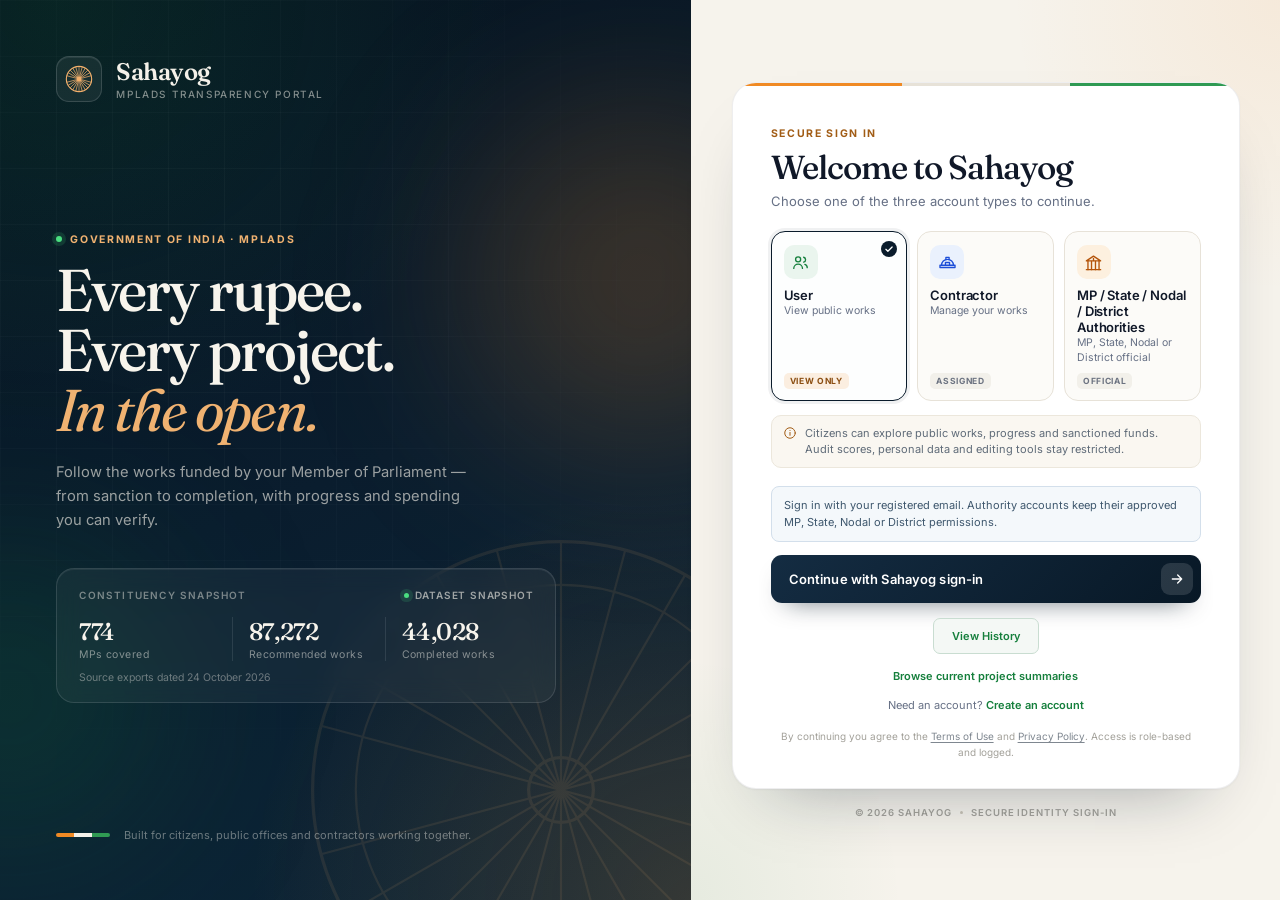
<file: web/index.html>
<!DOCTYPE html>
<html lang="en">
<head>
  <meta charset="UTF-8">
  <meta name="viewport" content="width=device-width, initial-scale=1.0">
  <meta name="description" content="Sahayog — MPLADS transparency and accountability portal. Sign in securely through the Sahayog identity provider.">
  <title>Sahayog · Sign in</title>
  <link rel="preconnect" href="https://fonts.googleapis.com">
  <link rel="preconnect" href="https://fonts.gstatic.com" crossorigin>
  <link href="https://fonts.googleapis.com/css2?family=Fraunces:ital,opsz,wght@0,9..144,400..700;1,9..144,400..700&family=Inter:wght@400;500;600;700&display=swap" rel="stylesheet">
  <link rel="stylesheet" href="assets/css/login.css">
</head>
<body class="login-page">
  <div class="shell">
    <section class="brand" aria-label="About Sahayog">
      <div class="brand-texture" aria-hidden="true"></div>
      <div class="brand-glow brand-glow--saffron" aria-hidden="true"></div>
      <div class="brand-glow brand-glow--green" aria-hidden="true"></div>

      <svg class="chakra-watermark" viewBox="0 0 200 200" aria-hidden="true">
        <circle cx="100" cy="100" r="92" fill="none" stroke="currentColor" stroke-width="1.2"/>
        <circle cx="100" cy="100" r="76" fill="none" stroke="currentColor" stroke-width="0.8"/>
        <circle cx="100" cy="100" r="12" fill="none" stroke="currentColor" stroke-width="1.2"/>
        <g stroke="currentColor" stroke-width="0.8">
          <line x1="100" y1="8" x2="100" y2="192"/>
          <line x1="100" y1="8" x2="100" y2="192" transform="rotate(15 100 100)"/>
          <line x1="100" y1="8" x2="100" y2="192" transform="rotate(30 100 100)"/>
          <line x1="100" y1="8" x2="100" y2="192" transform="rotate(45 100 100)"/>
          <line x1="100" y1="8" x2="100" y2="192" transform="rotate(60 100 100)"/>
          <line x1="100" y1="8" x2="100" y2="192" transform="rotate(75 100 100)"/>
          <line x1="100" y1="8" x2="100" y2="192" transform="rotate(105 100 100)"/>
          <line x1="100" y1="8" x2="100" y2="192" transform="rotate(120 100 100)"/>
          <line x1="100" y1="8" x2="100" y2="192" transform="rotate(135 100 100)"/>
          <line x1="100" y1="8" x2="100" y2="192" transform="rotate(150 100 100)"/>
          <line x1="100" y1="8" x2="100" y2="192" transform="rotate(165 100 100)"/>
        </g>
      </svg>

      <header class="brand-head">
        <span class="logo-mark" aria-hidden="true">
          <svg viewBox="0 0 64 64">
            <circle cx="32" cy="32" r="27" fill="none" stroke="currentColor" stroke-width="2.4"/>
            <circle cx="32" cy="32" r="5" fill="currentColor"/>
            <g stroke="currentColor" stroke-width="1.4">
              <line x1="32" y1="5" x2="32" y2="59"/>
              <line x1="32" y1="5" x2="32" y2="59" transform="rotate(15 32 32)"/>
              <line x1="32" y1="5" x2="32" y2="59" transform="rotate(30 32 32)"/>
              <line x1="32" y1="5" x2="32" y2="59" transform="rotate(45 32 32)"/>
              <line x1="32" y1="5" x2="32" y2="59" transform="rotate(60 32 32)"/>
              <line x1="32" y1="5" x2="32" y2="59" transform="rotate(75 32 32)"/>
              <line x1="32" y1="5" x2="32" y2="59" transform="rotate(105 32 32)"/>
              <line x1="32" y1="5" x2="32" y2="59" transform="rotate(120 32 32)"/>
              <line x1="32" y1="5" x2="32" y2="59" transform="rotate(135 32 32)"/>
              <line x1="32" y1="5" x2="32" y2="59" transform="rotate(150 32 32)"/>
              <line x1="32" y1="5" x2="32" y2="59" transform="rotate(165 32 32)"/>
            </g>
          </svg>
        </span>
        <span class="wordmark">
          <span class="wordmark-name">Sahayog</span>
          <span class="wordmark-sub">MPLADS Transparency Portal</span>
        </span>
      </header>

      <div class="brand-body">
        <p class="eyebrow eyebrow--light"><span class="live-dot"></span>Government of India · MPLADS</p>
        <h1>Every rupee.<br>Every project.<br><span class="accent">In the open.</span></h1>
        <p class="lede">Follow the works funded by your Member of Parliament — from sanction to completion, with progress and spending you can verify.</p>

        <div class="snapshot">
          <div class="snapshot-head">
            <span>Constituency snapshot</span>
            <span class="live"><span class="live-dot"></span>Dataset snapshot</span>
          </div>
          <div class="snapshot-grid">
            <div>
              <strong>774</strong>
              <span>MPs covered</span>
            </div>
            <div>
              <strong>87,272</strong>
              <span>Recommended works</span>
            </div>
            <div>
              <strong>44,028</strong>
              <span>Completed works</span>
            </div>
          </div>
          <p class="snapshot-note">Source exports dated 24 October 2026</p>
        </div>
      </div>

      <footer class="brand-foot">
        <div class="tricolor" aria-hidden="true"><i></i><i></i><i></i></div>
        <p>Built for citizens, public offices and contractors working together.</p>
      </footer>
    </section>

    <main class="auth">
      <div class="auth-inner">
        <div class="mobile-brand">
          <span class="logo-mark logo-mark--dark" aria-hidden="true">
            <svg viewBox="0 0 64 64">
              <circle cx="32" cy="32" r="27" fill="none" stroke="currentColor" stroke-width="2.4"/>
              <circle cx="32" cy="32" r="5" fill="currentColor"/>
              <g stroke="currentColor" stroke-width="1.4">
                <line x1="32" y1="5" x2="32" y2="59"/>
                <line x1="32" y1="5" x2="32" y2="59" transform="rotate(30 32 32)"/>
                <line x1="32" y1="5" x2="32" y2="59" transform="rotate(60 32 32)"/>
                <line x1="32" y1="5" x2="32" y2="59" transform="rotate(90 32 32)"/>
                <line x1="32" y1="5" x2="32" y2="59" transform="rotate(120 32 32)"/>
                <line x1="32" y1="5" x2="32" y2="59" transform="rotate(150 32 32)"/>
              </g>
            </svg>
          </span>
          <span class="wordmark">
            <span class="wordmark-name">Sahayog</span>
            <span class="wordmark-sub">MPLADS Transparency Portal</span>
          </span>
        </div>

        <section class="auth-card" id="authCard" aria-labelledby="signInTitle">
          <header class="auth-head">
            <p class="eyebrow">Secure sign in</p>
            <h2 id="signInTitle">Welcome to Sahayog</h2>
            <p>Choose one of the three account types to continue.</p>
          </header>

          <div class="roles" role="radiogroup" aria-label="Select account type">
            <button type="button" class="role is-selected" data-role="citizen" role="radio" aria-checked="true">
              <span class="role-icon role-icon--citizen" aria-hidden="true">
                <svg viewBox="0 0 24 24" fill="none" stroke="currentColor" stroke-width="1.7" stroke-linecap="round" stroke-linejoin="round">
                  <circle cx="9" cy="8" r="3.2"/>
                  <path d="M3.5 19.5c0-3 2.5-5.5 5.5-5.5s5.5 2.5 5.5 5.5"/>
                  <path d="M16 5.4a3.2 3.2 0 0 1 0 6.2"/>
                  <path d="M17.5 14.3c1.8.5 3 2.2 3 4.2"/>
                </svg>
              </span>
              <span class="role-text">
                <span class="role-name">User</span>
                <span class="role-desc">View public works</span>
              </span>
              <span class="role-chip">View only</span>
              <span class="role-check" aria-hidden="true">
                <svg viewBox="0 0 16 16" fill="none" stroke="currentColor" stroke-width="2" stroke-linecap="round" stroke-linejoin="round"><path d="M3 8.5 6.2 11.7 13 4.8"/></svg>
              </span>
            </button>

            <button type="button" class="role" data-role="contractor" role="radio" aria-checked="false">
              <span class="role-icon role-icon--contractor" aria-hidden="true">
                <svg viewBox="0 0 24 24" fill="none" stroke="currentColor" stroke-width="1.7" stroke-linecap="round" stroke-linejoin="round">
                  <path d="M4.5 15.5a7.5 7.5 0 0 1 15 0"/>
                  <path d="M2.5 15.5h19v2.8h-19z"/>
                  <path d="M10 8.2V5.5h4v2.7"/>
                  <path d="M9.4 15.5V12h5.2v3.5"/>
                </svg>
              </span>
              <span class="role-text">
                <span class="role-name">Contractor</span>
                <span class="role-desc">Manage your works</span>
              </span>
              <span class="role-chip">Assigned</span>
              <span class="role-check" aria-hidden="true">
                <svg viewBox="0 0 16 16" fill="none" stroke="currentColor" stroke-width="2" stroke-linecap="round" stroke-linejoin="round"><path d="M3 8.5 6.2 11.7 13 4.8"/></svg>
              </span>
            </button>

            <button type="button" class="role" data-role="authority" role="radio" aria-checked="false">
              <span class="role-icon role-icon--mp" aria-hidden="true">
                <svg viewBox="0 0 24 24" fill="none" stroke="currentColor" stroke-width="1.7" stroke-linecap="round" stroke-linejoin="round">
                  <path d="M3 21h18"/>
                  <path d="M5 21V10.5M9.5 21V10.5M14.5 21V10.5M19 21V10.5"/>
                  <path d="M3 10 12 4l9 6H3Z"/>
                  <path d="M12 7v2.5"/>
                </svg>
              </span>
              <span class="role-text">
                <span class="role-name">MP / State / Nodal / District Authorities</span>
                <span class="role-desc">MP, State, Nodal or District official</span>
              </span>
              <span class="role-chip">Official</span>
              <span class="role-check" aria-hidden="true">
                <svg viewBox="0 0 16 16" fill="none" stroke="currentColor" stroke-width="2" stroke-linecap="round" stroke-linejoin="round"><path d="M3 8.5 6.2 11.7 13 4.8"/></svg>
              </span>
            </button>

          </div>

          <p class="access-note" id="accessNote">
            <svg viewBox="0 0 24 24" fill="none" stroke="currentColor" stroke-width="1.7" stroke-linecap="round" stroke-linejoin="round" aria-hidden="true">
              <circle cx="12" cy="12" r="9"/>
              <path d="M12 11v5M12 7.6v.1"/>
            </svg>
            <span id="accessText"></span>
          </p>

          <div class="oauth-help" id="authMessage" role="status">
            Sign in with your registered email. Authority accounts keep their approved MP, State, Nodal or District permissions.
          </div>
          <button class="submit" type="button" id="oauthLoginBtn">
            <span class="submit-label" id="submitLabel">Continue with Sahayog sign-in</span>
            <span class="submit-trail" aria-hidden="true">
              <svg class="submit-arrow" viewBox="0 0 24 24" fill="none" stroke="currentColor" stroke-width="2" stroke-linecap="round" stroke-linejoin="round"><path d="M5 12h14M13 6l6 6-6 6"/></svg>
            </span>
          </button>
          <p class="register-prompt"><a class="history-link" href="/view-history">View History</a></p>
          <p class="register-prompt"><a href="/public/projects">Browse current project summaries</a></p>
          <p class="register-prompt">Need an account? <a href="/register">Create an account</a></p>

          <p class="legal">By continuing you agree to the <a href="#" class="demo-link">Terms of Use</a> and <a href="#" class="demo-link">Privacy Policy</a>. Access is role-based and logged.</p>
        </section>

        <footer class="auth-foot">
          <span>© 2026 Sahayog</span>
          <span class="dot-sep" aria-hidden="true"></span>
          <span>Secure identity sign-in</span>
        </footer>
      </div>
    </main>
  </div>

  <script src="assets/js/auth.js"></script>
  <script src="assets/js/login.js"></script>
</body>
</html>
</file>
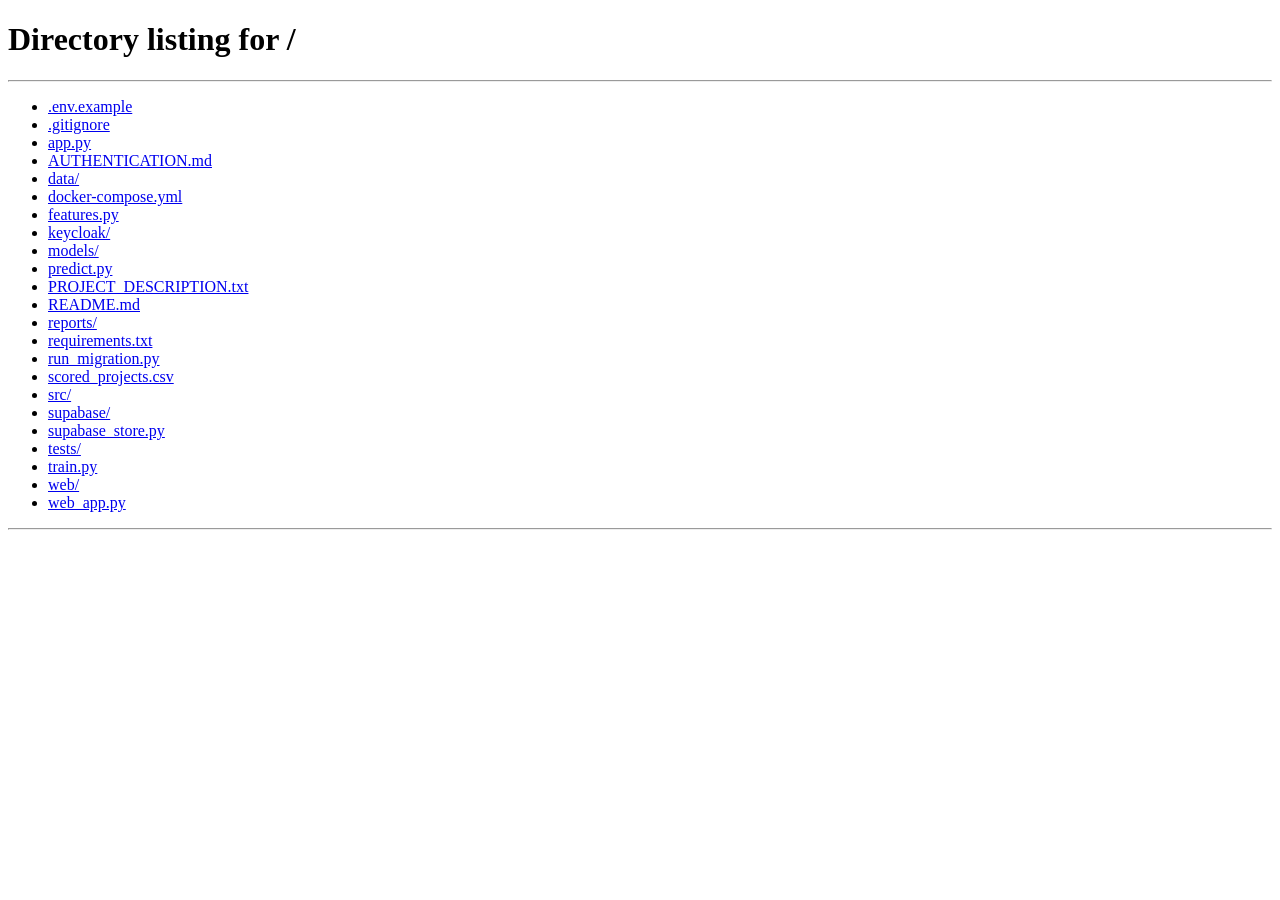
<file: web/dashboard.html>
<!DOCTYPE html>
<html lang="en">
<head>
  <meta charset="UTF-8">
  <meta name="viewport" content="width=device-width, initial-scale=1.0">
  <meta name="description" content="Sahayog — role-based MPLADS workspace for citizens, MP offices and contractors.">
  <title>Sahayog · Workspace</title>
  <link rel="preconnect" href="https://fonts.googleapis.com">
  <link rel="preconnect" href="https://fonts.gstatic.com" crossorigin>
  <link href="https://fonts.googleapis.com/css2?family=Fraunces:ital,opsz,wght@0,9..144,400..600;1,9..144,400..600&family=Inter:wght@400;500;600;700&display=swap" rel="stylesheet">
  <link rel="stylesheet" href="assets/css/dashboard.css">
</head>
<body class="dashboard-page">
  <div class="app" id="app">
    <aside class="sidebar" id="sidebar" aria-label="Primary navigation">
      <a class="side-brand" href="dashboard.html">
        <span class="side-logo" aria-hidden="true">
          <svg viewBox="0 0 64 64">
            <circle cx="32" cy="32" r="27" fill="none" stroke="currentColor" stroke-width="2.4"/>
            <circle cx="32" cy="32" r="5" fill="currentColor"/>
            <g stroke="currentColor" stroke-width="1.4">
              <line x1="32" y1="5" x2="32" y2="59"/>
              <line x1="32" y1="5" x2="32" y2="59" transform="rotate(30 32 32)"/>
              <line x1="32" y1="5" x2="32" y2="59" transform="rotate(60 32 32)"/>
              <line x1="32" y1="5" x2="32" y2="59" transform="rotate(90 32 32)"/>
              <line x1="32" y1="5" x2="32" y2="59" transform="rotate(120 32 32)"/>
              <line x1="32" y1="5" x2="32" y2="59" transform="rotate(150 32 32)"/>
            </g>
          </svg>
        </span>
        <span class="side-wordmark">
          <span class="side-name">Sahayog</span>
          <span class="side-sub">MPLADS Portal</span>
        </span>
      </a>

      <div class="side-session">
        <span class="side-session-label">Signed in as</span>
        <div class="side-session-card">
          <span class="avatar" id="sideAvatar">A</span>
          <span class="side-session-text">
            <strong id="sideName">—</strong>
            <span id="sideRole">—</span>
          </span>
        </div>
      </div>

      <nav class="side-nav" id="sideNav" aria-label="Workspace sections"></nav>

      <div class="access-card" id="accessCard">
        <span class="access-title">
          <svg viewBox="0 0 24 24" fill="none" stroke="currentColor" stroke-width="1.8" stroke-linecap="round" stroke-linejoin="round" aria-hidden="true">
            <rect x="4" y="10.5" width="16" height="9.5" rx="2"/>
            <path d="M8 10.5V7.8a4 4 0 0 1 8 0v2.7"/>
          </svg>
          Your access
        </span>
        <p id="accessCopy">—</p>
      </div>

      <div class="side-foot">
        <span class="side-foot-note" id="sideFootNote">Prototype build · demo data</span>
        <button class="logout" id="logoutBtn" type="button">
          <svg viewBox="0 0 24 24" fill="none" stroke="currentColor" stroke-width="1.8" stroke-linecap="round" stroke-linejoin="round" aria-hidden="true">
            <path d="M14 8V6a2 2 0 0 0-2-2H6a2 2 0 0 0-2 2v12a2 2 0 0 0 2 2h6a2 2 0 0 0 2-2v-2"/>
            <path d="M10 12h10M17 9l3 3-3 3"/>
          </svg>
          Log out
        </button>
      </div>
    </aside>

    <div class="scrim" id="scrim" aria-hidden="true"></div>

    <div class="main">
      <header class="topbar">
        <button class="menu-btn" id="menuBtn" type="button" aria-label="Open navigation">
          <svg viewBox="0 0 24 24" fill="none" stroke="currentColor" stroke-width="2" stroke-linecap="round" aria-hidden="true">
            <path d="M4 7h16M4 12h16M4 17h16"/>
          </svg>
        </button>
        <div class="topbar-title">
          <span class="crumb">MPLADS Workspace</span>
          <h1 id="viewTitle">Overview</h1>
        </div>
        <div class="topbar-right">
          <span class="role-pill" id="rolePill">
            <span class="role-pill-dot" aria-hidden="true"></span>
            <span id="rolePillText">—</span>
          </span>
          <span class="topbar-date" id="topDate">—</span>
        </div>
      </header>

      <main class="view" id="view" tabindex="-1"></main>
    </div>
  </div>

  <div class="modal-root" id="modalRoot" hidden>
    <div class="modal-backdrop" data-action="close-modal"></div>
    <div class="modal" role="dialog" aria-modal="true" aria-labelledby="modalTitle" id="modal">
      <header class="modal-head">
        <div>
          <span class="modal-eyebrow" id="modalEyebrow"></span>
          <h2 id="modalTitle"></h2>
        </div>
        <button class="icon-btn" type="button" data-action="close-modal" aria-label="Close dialog">
          <svg viewBox="0 0 24 24" fill="none" stroke="currentColor" stroke-width="2" stroke-linecap="round" aria-hidden="true">
            <path d="M6 6l12 12M18 6 6 18"/>
          </svg>
        </button>
      </header>
      <div class="modal-body" id="modalBody"></div>
      <footer class="modal-foot" id="modalFoot"></footer>
    </div>
  </div>

  <div class="toast" id="toast" role="status" aria-live="polite" hidden>
    <svg class="toast-icon" viewBox="0 0 24 24" fill="none" stroke="currentColor" stroke-width="2" stroke-linecap="round" stroke-linejoin="round" aria-hidden="true">
      <path d="M20 6 9 17l-5-5"/>
    </svg>
    <span id="toastText"></span>
  </div>

  <script src="assets/js/auth.js"></script>
  <script src="assets/js/demo-data.js"></script>
  <script src="assets/js/dashboard.js"></script>
</body>
</html>
</file>
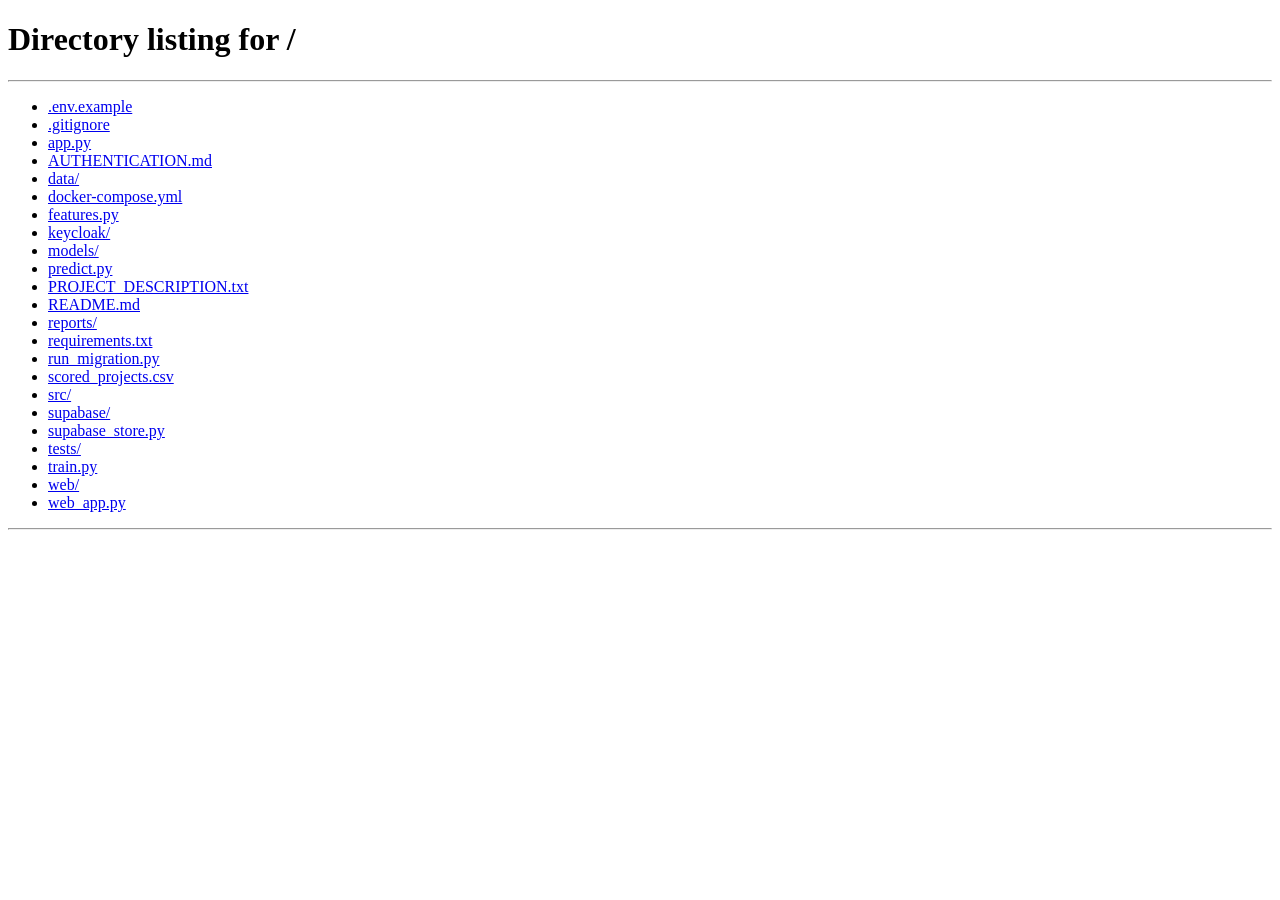
<file: web/past-works.html>
<!DOCTYPE html>
<html lang="en">
<head>
  <meta charset="UTF-8">
  <meta name="viewport" content="width=device-width, initial-scale=1.0">
  <meta name="description" content="Search historical MPLADS works within your authorized area.">
  <title>Sahayog · Past works</title>
  <link rel="preconnect" href="https://fonts.googleapis.com">
  <link rel="preconnect" href="https://fonts.gstatic.com" crossorigin>
  <link href="https://fonts.googleapis.com/css2?family=Fraunces:ital,opsz,wght@0,9..144,400..700;1,9..144,400..700&family=Inter:wght@400;500;600;700&display=swap" rel="stylesheet">
  <link rel="stylesheet" href="assets/css/portal.css">
  <link rel="stylesheet" href="assets/css/past-works.css">
</head>
<body>
  <div class="portal">
    <aside class="sidebar">
      <a class="brand" href="/projects" aria-label="Sahayog project workspace">
        <span class="brand-mark" aria-hidden="true">S</span>
        <span class="brand-copy"><strong>Sahayog</strong><small>MPLADS project reporting</small></span>
      </a>
      <p class="nav-label">WORKSPACE</p>
      <nav class="menu" aria-label="Project workspace">
        <a class="menu-link" href="/projects"><span>▤</span> Project reporting</a>
        <a class="menu-link" href="/dashboard.html"><span>◫</span> Data dashboard</a>
        <a class="menu-link is-active" href="/past-works"><span>◷</span> Past works</a>
      </nav>
      <div class="sidebar-bottom">
        <div class="data-status"><span class="status-dot"></span><span>Signed in as<strong id="sidebarRole"></strong></span></div>
        <button class="sign-out" id="logoutBtn" type="button">Sign out</button>
      </div>
    </aside>
    <main class="main">
      <header class="topbar">
        <div class="breadcrumbs"><span>Sahayog</span><span>/</span><strong>Past works</strong></div>
        <div class="user-badge"><span class="avatar" id="userAvatar">S</span><span><strong id="userName"></strong><small id="userRole"></small></span></div>
      </header>
      <div class="content past-works-content">
        <section class="page-heading">
          <div>
            <p class="eyebrow">HISTORICAL MPLADS DATA</p>
            <h1>Past works</h1>
            <p class="subheading">Browse completed and recommended works available within your authority scope.</p>
          </div>
        </section>
        <section class="panel past-works-panel">
          <div class="history-filters">
            <label>Work status
              <select id="typeFilter">
                <option value="all">All works</option>
                <option value="completed">Completed</option>
                <option value="recommended">Recommended</option>
              </select>
            </label>
            <label>State
              <select id="stateFilter"><option value="">All in my scope</option></select>
            </label>
            <label class="history-search">Search
              <input id="searchFilter" type="search" maxlength="120" placeholder="Work, ID, MP, constituency or authority">
            </label>
          </div>
          <p class="location-notice">The source exports do not contain verified work-site coordinates or contractor contact details. Map links search Google Maps using the recorded work description and place names; the result is approximate, not a verified site pin. “Implementing authority” is the source dataset's IDA field.</p>
          <div class="history-summary" id="historySummary" role="status">Loading historical works…</div>
          <div class="table-scroll">
            <table>
              <thead><tr><th>Work</th><th>Type</th><th>Amount</th><th>MP / constituency</th><th>Place</th><th>Date</th><th>Map</th></tr></thead>
              <tbody id="worksBody"><tr><td colspan="7">Loading…</td></tr></tbody>
            </table>
          </div>
          <div class="history-pagination">
            <button class="secondary-button" type="button" id="previousPage">Previous</button>
            <span id="pageLabel">Page 1 of 1</span>
            <button class="secondary-button" type="button" id="nextPage">Next</button>
          </div>
        </section>
      </div>
    </main>
  </div>
  <dialog id="mapDialog" class="map-dialog">
    <div class="map-dialog-heading"><strong id="mapTitle">Map search</strong><button class="secondary-button" id="closeMap" type="button">Close</button></div>
    <p>Search results may not identify the exact contract site because the source data has no verified coordinates.</p>
    <iframe id="mapFrame" title="Approximate Google Maps search" loading="lazy" referrerpolicy="no-referrer-when-downgrade"></iframe>
    <a id="openGoogleMaps" target="_blank" rel="noopener noreferrer">Open search in Google Maps</a>
  </dialog>
  <script src="assets/js/auth.js"></script>
  <script src="assets/js/past-works.js"></script>
</body>
</html>
</file>
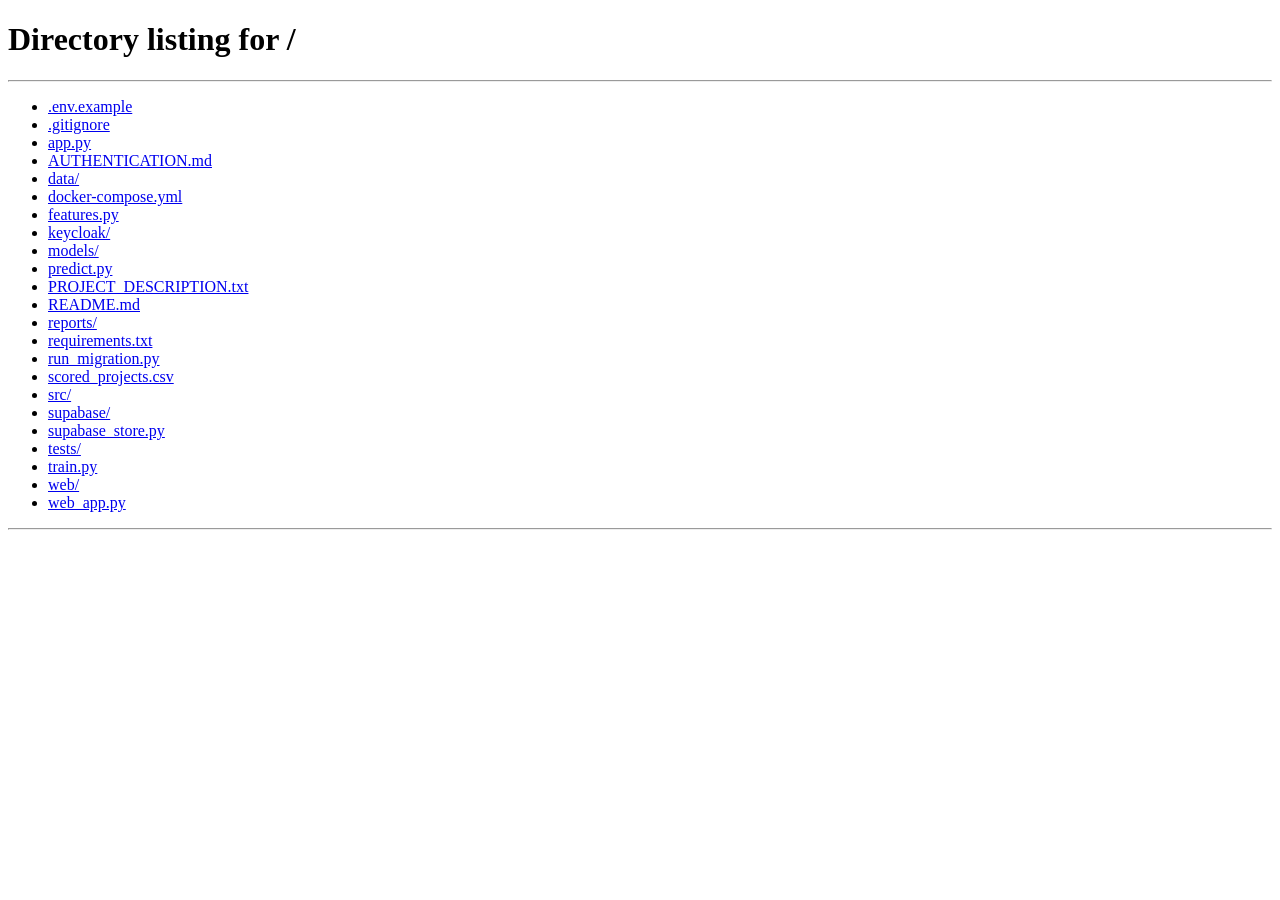
<file: web/projects.html>
<!DOCTYPE html>
<html lang="en">
<head>
  <meta charset="UTF-8">
  <meta name="viewport" content="width=device-width, initial-scale=1.0">
  <meta name="csrf-token" content="">
  <meta name="description" content="Assigned MPLADS projects and dated contractor progress reports.">
  <title>Sahayog · Project reporting</title>
  <link rel="preconnect" href="https://fonts.googleapis.com">
  <link rel="preconnect" href="https://fonts.gstatic.com" crossorigin>
  <link href="https://fonts.googleapis.com/css2?family=Fraunces:ital,opsz,wght@0,9..144,400..700;1,9..144,400..700&family=Inter:wght@400;500;600;700&display=swap" rel="stylesheet">
  <link rel="stylesheet" href="assets/css/portal.css">
  <link rel="stylesheet" href="assets/css/project-workflow.css">
</head>
<body>
  <div class="portal">
    <aside class="sidebar">
      <a class="brand" href="/projects" aria-label="Sahayog project workspace">
        <span class="brand-mark" aria-hidden="true">S</span>
        <span class="brand-copy"><strong>Sahayog</strong><small>MPLADS project reporting</small></span>
      </a>
      <p class="nav-label">WORKSPACE</p>
      <nav class="menu" aria-label="Project workspace">
        <a class="menu-link is-active" href="/projects"><span>▤</span> Project reporting</a>
        <a class="menu-link" href="/dashboard.html" id="dashboardLink"><span>◫</span> Data dashboard</a>
        <a class="menu-link" href="/past-works" id="pastWorksLink" hidden><span>◷</span> Past works</a>
      </nav>
      <div class="sidebar-bottom">
        <div class="data-status"><span class="status-dot"></span><span>Signed in as<strong id="sidebarRole"></strong></span></div>
        <button class="sign-out" id="logoutBtn" type="button">Sign out</button>
      </div>
    </aside>

    <main class="main">
      <header class="topbar">
        <div class="breadcrumbs"><span>Sahayog</span><span>/</span><strong>Project reporting</strong></div>
        <div class="user-badge"><span class="avatar" id="userAvatar">S</span><span><strong id="userName"></strong><small id="userRole"></small></span></div>
      </header>
      <div class="content">
        <section class="page-heading">
          <div>
            <p class="eyebrow">PROJECT DELIVERY · FIELD UPDATES</p>
            <h1 id="pageTitle">Project reporting</h1>
            <p class="subheading" id="pageDescription">See project schedules and verified assignment details.</p>
          </div>
        </section>

        <section class="panel assignment-panel" id="assignmentPanel" hidden>
          <div class="panel-heading">
            <div><h2>Assign a project</h2><p>Only approved contractors can access projects assigned to their Keycloak email.</p></div>
          </div>
          <form id="assignmentForm" class="workflow-form">
            <label>Project title<input name="title" maxlength="180" required></label>
            <label>Sanctioned amount (₹)<input name="sanctioned_amount" type="number" min="0.01" step="0.01" required></label>
            <label>Start date<input name="start_date" type="date" required></label>
            <label>End date<input name="end_date" type="date" required></label>
            <label>MP name<input name="mp_name" maxlength="160" required></label>
            <label>Constituency<input name="constituency" maxlength="160" required></label>
            <label>State<input name="state" maxlength="100" required></label>
            <label>District<input name="district" maxlength="100" required></label>
            <label class="wide-field">Project location<input name="location" maxlength="300" placeholder="Village, ward, facility or site" required></label>
            <label>Contractor account email<input name="contractor_email" type="email" maxlength="254" required></label>
            <label>Contractor / firm name<input name="contractor_name" maxlength="160"></label>
            <label class="wide-field">Scope / description<textarea name="description" rows="3" maxlength="2000"></textarea></label>
            <button class="primary-button" type="submit">Assign project</button>
            <p class="form-message wide-field" id="assignmentMessage" role="status"></p>
          </form>
        </section>

        <div class="workspace-grid">
          <section class="project-list-column">
            <div class="section-title"><div><h2 id="projectListTitle">Projects</h2><p id="projectCount">Loading assignments…</p></div></div>
            <div class="project-list" id="projectList" aria-live="polite"></div>
            <p class="form-message" id="loadMessage" role="status"></p>
          </section>

          <section class="panel project-detail" id="projectDetail" hidden>
            <div id="projectSummary"></div>
            <div class="schedule-box">
              <div><span class="detail-label">Assigned schedule</span><strong id="scheduleText"></strong></div>
              <div><span class="detail-label">Latest reported progress</span><strong id="latestProgress"></strong></div>
            </div>
            <section class="span-calendar">
              <div class="panel-heading">
                <div>
                  <h2>Assigned time span</h2>
                  <p id="calendarSummary">Loading schedule…</p>
                </div>
              </div>
              <div class="cal-bar">
                <button class="cal-nav" type="button" id="calPrev" aria-label="Previous month">
                  <svg viewBox="0 0 24 24" fill="none" stroke="currentColor" stroke-width="2" stroke-linecap="round" aria-hidden="true"><path d="m14.5 5.5-7 6.5 7 6.5"/></svg>
                </button>
                <strong id="calMonthLabel">—</strong>
                <button class="cal-nav" type="button" id="calNext" aria-label="Next month">
                  <svg viewBox="0 0 24 24" fill="none" stroke="currentColor" stroke-width="2" stroke-linecap="round" aria-hidden="true"><path d="m9.5 5.5 7 6.5-7 6.5"/></svg>
                </button>
              </div>
              <div class="cal-dow" aria-hidden="true">
                <span>Mon</span><span>Tue</span><span>Wed</span><span>Thu</span><span>Fri</span><span>Sat</span><span>Sun</span>
              </div>
              <div class="cal-grid" id="calGrid"></div>
              <ul class="cal-legend">
                <li><span class="legend-key legend-key--span" aria-hidden="true"></span>Within assigned span</li>
                <li><span class="legend-key legend-key--report" aria-hidden="true"></span>Update submitted</li>
                <li><span class="legend-key legend-key--open" aria-hidden="true"></span>Open to report</li>
                <li><span class="legend-key legend-key--today" aria-hidden="true"></span>Today</li>
              </ul>
            </section>
            <div class="report-section" id="reportSection" hidden>
              <div class="panel-heading"><div><h2>Submit a dated progress update</h2><p>One cumulative progress report per project per day. Required for every update: materials, time, site coordinates and a photo.</p></div></div>
              <form id="reportForm" class="workflow-form" enctype="multipart/form-data">
                <label>Report date<input name="report_date" id="reportDate" type="date" required></label>
                <label>Overall completion<input name="completion_percent" type="number" min="0" max="100" step="0.1" placeholder="e.g. 35" required><small>Enter cumulative project completion (%).</small></label>
                <label>Time worked today (hours)<input name="hours_worked" type="number" min="0" max="24" step="0.25" required></label>
                <input name="latitude" type="hidden">
                <input name="longitude" type="hidden">
                <label class="wide-field">Raw materials used<textarea name="materials" rows="3" maxlength="4000" placeholder="List material, quantity and unit (e.g. Cement — 20 bags)" required></textarea></label>
                <label class="wide-field">Work completed / notes<textarea name="notes" rows="3" maxlength="2000" placeholder="Describe work completed today"></textarea></label>
                <div class="location-capture wide-field">
                  <div><strong>Site location</strong><p id="locationStatus">Capture your current site coordinates before submitting.</p></div>
                  <button type="button" class="secondary-button" id="captureLocation">Capture site location</button>
                </div>
                <label class="wide-field">Site photos with captured location<input name="photos" type="file" accept="image/jpeg,image/png" multiple required><small>Upload 1–4 JPEG/PNG images, up to 5 MB each. Browser coordinates are saved with this report, not embedded in the image file.</small></label>
                <button class="primary-button" id="submitReport" type="submit">Submit progress report</button>
                <p class="form-message wide-field" id="reportMessage" role="status"></p>
              </form>
            </div>
            <div class="report-section">
              <div class="panel-heading"><div><h2>Progress history</h2><p>Reports are visible to the assigned contractor and authorized project officials.</p></div></div>
              <div id="reportHistory" class="report-history"></div>
            </div>
            <section class="report-section conversation-section" aria-labelledby="conversationTitle">
              <div class="panel-heading"><div><h2 id="conversationTitle">Project review &amp; clarifications</h2><p>Private to the assigned contractor and authorities within the project scope. Messages are not shown in the public summary.</p></div></div>
              <div id="conversationHistory" class="conversation-history" aria-live="polite"></div>
              <form id="conversationForm" class="conversation-form">
                <label>Message type
                  <select id="messageType" name="message_type"></select>
                </label>
                <label class="conversation-message">Message
                  <textarea id="messageText" name="message" rows="3" maxlength="2000" required placeholder="Write a project review note or clarification request"></textarea>
                </label>
                <button class="primary-button" id="sendMessage" type="submit">Send message</button>
                <p class="form-message" id="conversationStatus" role="status"></p>
              </form>
            </section>
          </section>
          <div class="panel empty-detail" id="emptyDetail">Select a project to see its sanction, schedule, MP and location.</div>
        </div>
        <p class="footnote">Progress, materials, location and photos are contractor-submitted records; Sahayog does not independently verify them. Reports appear immediately to authorized officials and should be checked against official records.</p>
      </div>
    </main>
  </div>
  <script src="assets/js/auth.js"></script>
  <script src="assets/js/project-workflow.js"></script>
</body>
</html>
</file>
<file: web/assets/css/login.css>
:root {
  --ink: #101828;
  --ink-soft: #344054;
  --muted: #667085;
  --faint: #98a2b3;
  --line: #e6e2d9;
  --paper: #f6f3ec;
  --card: #ffffff;
  --navy-950: #06131f;
  --navy-900: #0a1b2b;
  --navy-800: #102a40;
  --saffron: #ed8a2a;
  --saffron-deep: #a15c15;
  --green: #157f3c;
  --blue: #1d4ed8;
  --error: #b42318;
  --display: "Fraunces", Georgia, "Times New Roman", serif;
  --sans: "Inter", ui-sans-serif, system-ui, -apple-system, "Segoe UI", sans-serif;
}

*,
*::before,
*::after {
  box-sizing: border-box;
}

html {
  -webkit-text-size-adjust: 100%;
}

body {
  margin: 0;
  min-height: 100vh;
  font-family: var(--sans);
  color: var(--ink);
  background: var(--paper);
  -webkit-font-smoothing: antialiased;
  text-rendering: optimizeLegibility;
}

button,
input {
  font: inherit;
  color: inherit;
}

button {
  cursor: pointer;
}

a {
  color: inherit;
}

[hidden] {
  display: none !important;
}

::selection {
  background: rgba(237, 138, 42, 0.25);
}

:focus-visible {
  outline: 2px solid #c2701b;
  outline-offset: 2px;
}

.login-page .shell {
  display: grid;
  grid-template-columns: minmax(0, 1.08fr) minmax(0, 0.92fr);
  min-height: 100vh;
}

/* ---------- Brand panel ---------- */

.brand {
  position: relative;
  display: flex;
  flex-direction: column;
  justify-content: space-between;
  gap: 36px;
  padding: clamp(30px, 4.4vw, 64px);
  overflow: hidden;
  color: #f4f1e9;
  background:
    radial-gradient(120% 90% at 8% 0%, rgba(21, 127, 60, 0.16), transparent 55%),
    radial-gradient(110% 80% at 100% 100%, rgba(237, 138, 42, 0.18), transparent 58%),
    linear-gradient(158deg, #06131f 0%, #0a1d2e 52%, #0c2638 100%);
}

.brand-texture {
  position: absolute;
  inset: 0;
  pointer-events: none;
  background-image:
    linear-gradient(rgba(255, 255, 255, 0.035) 1px, transparent 1px),
    linear-gradient(90deg, rgba(255, 255, 255, 0.035) 1px, transparent 1px);
  background-size: 56px 56px;
  mask-image: radial-gradient(circle at 30% 30%, #000 0%, transparent 72%);
  -webkit-mask-image: radial-gradient(circle at 30% 30%, #000 0%, transparent 72%);
}

.brand-glow {
  position: absolute;
  border-radius: 50%;
  filter: blur(90px);
  pointer-events: none;
}

.brand-glow--saffron {
  width: 340px;
  height: 340px;
  right: -120px;
  top: 12%;
  background: rgba(237, 138, 42, 0.22);
}

.brand-glow--green {
  width: 300px;
  height: 300px;
  left: -140px;
  bottom: 6%;
  background: rgba(21, 127, 60, 0.22);
}

.chakra-watermark {
  position: absolute;
  right: -140px;
  bottom: -160px;
  width: 540px;
  height: 540px;
  color: #f3b06c;
  opacity: 0.09;
  animation: slow-spin 180s linear infinite;
  pointer-events: none;
}

.brand-head {
  position: relative;
  z-index: 1;
  display: flex;
  align-items: center;
  gap: 14px;
  animation: rise 0.65s ease both;
}

.logo-mark {
  display: grid;
  place-items: center;
  width: 46px;
  height: 46px;
  border-radius: 13px;
  color: #f3b06c;
  background: rgba(255, 255, 255, 0.06);
  border: 1px solid rgba(255, 255, 255, 0.14);
  box-shadow: inset 0 1px 0 rgba(255, 255, 255, 0.08);
  flex: none;
}

.logo-mark svg {
  width: 30px;
  height: 30px;
}

.logo-mark--dark {
  color: var(--navy-800);
  background: #fff;
  border-color: var(--line);
  box-shadow: 0 4px 12px -6px rgba(10, 27, 43, 0.3);
}

.wordmark {
  display: flex;
  flex-direction: column;
  gap: 2px;
  min-width: 0;
}

.wordmark-name {
  font-family: var(--display);
  font-size: 24px;
  font-weight: 600;
  letter-spacing: -0.02em;
  line-height: 1.1;
}

.wordmark-sub {
  font-size: 10px;
  font-weight: 500;
  letter-spacing: 0.16em;
  text-transform: uppercase;
  color: rgba(244, 241, 233, 0.52);
}

.mobile-brand {
  display: none;
  align-items: center;
  gap: 12px;
}

.mobile-brand .wordmark-name {
  color: var(--ink);
}

.mobile-brand .wordmark-sub {
  color: var(--faint);
}

.brand-body {
  position: relative;
  z-index: 1;
  max-width: 620px;
  animation: rise 0.7s ease 0.06s both;
}

.eyebrow {
  display: inline-flex;
  align-items: center;
  gap: 8px;
  margin: 0 0 14px;
  font-size: 10.5px;
  font-weight: 700;
  letter-spacing: 0.16em;
  text-transform: uppercase;
  color: var(--saffron-deep);
}

.eyebrow--light {
  color: #f0b271;
}

.live-dot {
  width: 6px;
  height: 6px;
  border-radius: 50%;
  background: #4ade80;
  box-shadow: 0 0 0 4px rgba(74, 222, 128, 0.14);
  animation: pulse 2.4s ease-in-out infinite;
  flex: none;
}

.brand h1 {
  margin: 0 0 20px;
  font-family: var(--display);
  font-size: clamp(42px, 4.6vw, 68px);
  font-weight: 500;
  line-height: 1.02;
  letter-spacing: -0.035em;
  color: #f7f4ec;
}

.brand h1 .accent {
  font-style: italic;
  font-weight: 400;
  color: #f0b271;
}

.lede {
  max-width: 46ch;
  margin: 0;
  font-size: clamp(14px, 1.15vw, 16.5px);
  line-height: 1.65;
  color: rgba(244, 241, 233, 0.62);
}

.snapshot {
  max-width: 500px;
  margin-top: 36px;
  padding: 20px 22px 18px;
  border: 1px solid rgba(255, 255, 255, 0.12);
  border-radius: 18px;
  background: rgba(255, 255, 255, 0.045);
  box-shadow: inset 0 1px 0 rgba(255, 255, 255, 0.07);
  backdrop-filter: blur(12px);
}

.snapshot-head {
  display: flex;
  align-items: center;
  justify-content: space-between;
  gap: 12px;
  margin-bottom: 16px;
  font-size: 10px;
  font-weight: 600;
  letter-spacing: 0.12em;
  text-transform: uppercase;
  color: rgba(244, 241, 233, 0.46);
}

.live {
  display: inline-flex;
  align-items: center;
  gap: 6px;
  color: rgba(244, 241, 233, 0.62);
  letter-spacing: 0.08em;
}

.live .live-dot {
  width: 5px;
  height: 5px;
}

.snapshot-grid {
  display: grid;
  grid-template-columns: repeat(3, minmax(0, 1fr));
  gap: 4px;
}

.snapshot-grid div {
  display: flex;
  flex-direction: column;
  gap: 2px;
  padding-right: 10px;
}

.snapshot-grid div + div {
  padding-left: 16px;
  border-left: 1px solid rgba(255, 255, 255, 0.1);
}

.snapshot-grid strong {
  font-family: var(--display);
  font-size: 24px;
  font-weight: 500;
  letter-spacing: -0.02em;
  color: #f7f4ec;
}

.snapshot-grid span {
  font-size: 10.5px;
  letter-spacing: 0.04em;
  color: rgba(244, 241, 233, 0.5);
}

.snapshot-meter {
  height: 4px;
  margin-top: 18px;
  border-radius: 99px;
  background: rgba(255, 255, 255, 0.1);
  overflow: hidden;
}

.snapshot-meter span {
  display: block;
  height: 100%;
  border-radius: inherit;
  background: linear-gradient(90deg, #f0b271, #54b578);
}

.snapshot-note {
  margin: 10px 0 0;
  font-size: 10.5px;
  color: rgba(244, 241, 233, 0.4);
}

.brand-foot {
  position: relative;
  z-index: 1;
  display: flex;
  align-items: center;
  gap: 14px;
  animation: rise 0.7s ease 0.16s both;
}

.tricolor {
  display: flex;
  width: 54px;
  height: 4px;
  border-radius: 99px;
  overflow: hidden;
  flex: none;
}

.tricolor i {
  flex: 1;
}

.tricolor i:nth-child(1) {
  background: #f08a24;
}

.tricolor i:nth-child(2) {
  background: #f3f1ea;
}

.tricolor i:nth-child(3) {
  background: #2f9a53;
}

.brand-foot p {
  margin: 0;
  font-size: 11px;
  line-height: 1.5;
  color: rgba(244, 241, 233, 0.42);
}

/* ---------- Auth panel ---------- */

.auth {
  position: relative;
  display: flex;
  align-items: center;
  justify-content: center;
  padding: 44px 36px;
  background:
    radial-gradient(70% 50% at 100% 0%, rgba(237, 138, 42, 0.09), transparent 65%),
    radial-gradient(60% 45% at 0% 100%, rgba(21, 127, 60, 0.07), transparent 60%),
    var(--paper);
}

.auth-inner {
  position: relative;
  z-index: 1;
  display: flex;
  flex-direction: column;
  width: 100%;
  max-width: 508px;
}

.auth-card {
  position: relative;
  padding: 38px 38px 28px;
  border: 1px solid rgba(16, 24, 40, 0.07);
  border-radius: 24px;
  background: var(--card);
  box-shadow:
    0 1px 2px rgba(16, 24, 40, 0.04),
    0 34px 70px -40px rgba(10, 27, 43, 0.4);
  animation: rise 0.7s ease 0.1s both;
  overflow: hidden;
}

.auth-card::before {
  content: "";
  position: absolute;
  top: 0;
  left: 0;
  right: 0;
  height: 3px;
  background: linear-gradient(90deg, #f08a24 0 33.4%, #e7e2d8 33.4% 66.6%, #2f9a53 66.6%);
}

.auth-head {
  margin-bottom: 20px;
}

.auth-head .eyebrow {
  margin-bottom: 9px;
}

.auth-head h2 {
  margin: 0 0 6px;
  font-family: var(--display);
  font-size: clamp(29px, 2.6vw, 35px);
  font-weight: 500;
  letter-spacing: -0.03em;
  line-height: 1.1;
}

.auth-head p:last-child {
  margin: 0;
  font-size: 13px;
  line-height: 1.5;
  color: var(--muted);
}

.roles {
  display: grid;
  grid-template-columns: repeat(3, minmax(0, 1fr));
  gap: 10px;
}

.role {
  position: relative;
  display: flex;
  flex-direction: column;
  align-items: flex-start;
  gap: 8px;
  min-height: 142px;
  margin: 0;
  padding: 13px 12px 11px;
  text-align: left;
  border: 1.5px solid #e7e2d8;
  border-radius: 14px;
  background: #fcfbf8;
  transition:
    border-color 0.18s ease,
    background-color 0.18s ease,
    box-shadow 0.18s ease,
    transform 0.18s ease;
}

.role:hover {
  border-color: #cfc8ba;
  background: #fff;
  transform: translateY(-1px);
}

.role.is-selected {
  border-color: var(--navy-900);
  background: #fdfefe;
  box-shadow: 0 0 0 3px rgba(10, 27, 43, 0.06);
}

.role-icon {
  display: grid;
  place-items: center;
  width: 34px;
  height: 34px;
  border-radius: 10px;
  flex: none;
}

.role-icon svg {
  width: 19px;
  height: 19px;
}

.role-icon--citizen {
  color: var(--green);
  background: #eaf5ee;
}

.role-icon--mp {
  color: #b45309;
  background: #fdf0df;
}

.role-initials {
  font-size: 9px;
  font-weight: 700;
  letter-spacing: -0.04em;
}

.role-icon--contractor {
  color: var(--blue);
  background: #eaf1fd;
}

.role-text {
  display: flex;
  flex-direction: column;
  gap: 1px;
  min-width: 0;
}

.role-name {
  font-size: 13px;
  font-weight: 600;
  letter-spacing: -0.01em;
  color: var(--ink);
}

.role-desc {
  font-size: 10.5px;
  line-height: 1.35;
  color: var(--muted);
}

.role-chip {
  margin-top: auto;
  padding: 3px 6px;
  border-radius: 5px;
  font-size: 8.5px;
  font-weight: 700;
  letter-spacing: 0.08em;
  text-transform: uppercase;
  color: #6b7280;
  background: #f2f0ea;
}

.role.is-selected .role-chip {
  color: #8a4d10;
  background: #fbeee0;
}

.role-check {
  position: absolute;
  top: 9px;
  right: 9px;
  display: grid;
  place-items: center;
  width: 16px;
  height: 16px;
  border-radius: 50%;
  color: #fff;
  background: var(--navy-900);
  opacity: 0;
  transform: scale(0.6);
  transition:
    opacity 0.18s ease,
    transform 0.18s ease;
}

.role-check svg {
  width: 10px;
  height: 10px;
}

.role.is-selected .role-check {
  opacity: 1;
  transform: scale(1);
}

.access-note {
  display: flex;
  align-items: flex-start;
  gap: 8px;
  margin: 14px 0 18px;
  padding: 9px 11px;
  border: 1px solid #ece7dc;
  border-radius: 10px;
  background: #faf7f1;
  font-size: 11px;
  line-height: 1.5;
  color: #5f6b78;
}

.access-note svg {
  width: 14px;
  height: 14px;
  margin-top: 1px;
  color: var(--saffron-deep);
  flex: none;
}

.field {
  margin-bottom: 13px;
}

.field label,
.label-row label {
  display: inline-block;
  margin-bottom: 6px;
  font-size: 11.5px;
  font-weight: 600;
  color: var(--ink-soft);
}

.label-row {
  display: flex;
  align-items: baseline;
  justify-content: space-between;
  gap: 12px;
}

.input-wrap {
  position: relative;
  display: flex;
  align-items: center;
}

.input-wrap input {
  width: 100%;
  height: 45px;
  padding: 0 44px 0 39px;
  border: 1.5px solid #e5e0d6;
  border-radius: 11px;
  background: #fcfbf8;
  font-size: 13px;
  color: var(--ink);
  transition:
    border-color 0.18s ease,
    box-shadow 0.18s ease,
    background-color 0.18s ease;
}

.input-wrap input::placeholder {
  color: #a3a19a;
}

.input-wrap input:focus {
  outline: none;
  border-color: var(--navy-800);
  background: #fff;
  box-shadow: 0 0 0 3px rgba(10, 27, 43, 0.08);
}

.input-icon {
  position: absolute;
  left: 13px;
  width: 17px;
  height: 17px;
  color: #a3a19a;
  pointer-events: none;
  transition: color 0.18s ease;
}

.input-wrap:focus-within .input-icon {
  color: var(--navy-800);
}

.input-wrap.is-error input {
  border-color: #e0a39e;
  background: #fffbfa;
}

.input-wrap.is-error input:focus {
  border-color: #d92d20;
  box-shadow: 0 0 0 3px rgba(217, 45, 32, 0.09);
}

.pwd-toggle {
  position: absolute;
  right: 6px;
  display: grid;
  place-items: center;
  width: 33px;
  height: 33px;
  padding: 0;
  border: 0;
  border-radius: 8px;
  background: transparent;
  color: #9aa0a8;
}

.pwd-toggle:hover {
  color: var(--ink-soft);
  background: #f2f0ea;
}

.pwd-toggle svg {
  width: 17px;
  height: 17px;
}

.field-error {
  margin: 5px 0 0;
  font-size: 11px;
  line-height: 1.4;
  color: var(--error);
}

.field-error:empty {
  display: none;
}

.link-btn {
  padding: 0;
  border: 0;
  background: none;
  font-size: 11px;
  font-weight: 600;
  color: var(--saffron-deep);
}

.link-btn:hover {
  text-decoration: underline;
}

.form-meta {
  display: flex;
  align-items: center;
  justify-content: space-between;
  gap: 12px;
  margin: 3px 0 14px;
}

.check {
  display: inline-flex;
  align-items: center;
  gap: 7px;
  font-size: 11px;
  color: var(--ink-soft);
  cursor: pointer;
  user-select: none;
}

.check input {
  width: 14px;
  height: 14px;
  margin: 0;
  accent-color: var(--navy-800);
  cursor: pointer;
}

.access-chip {
  display: inline-flex;
  align-items: center;
  gap: 4px;
  font-size: 9.5px;
  font-weight: 600;
  letter-spacing: 0.04em;
  text-transform: uppercase;
  color: #7a828d;
  white-space: nowrap;
}

.access-chip svg {
  width: 13px;
  height: 13px;
  color: var(--green);
}

.form-error {
  margin: 0 0 12px;
  padding: 9px 11px;
  border: 1px solid #f4cfcb;
  border-radius: 8px;
  background: #fef4f2;
  font-size: 11px;
  line-height: 1.5;
  color: var(--error);
}

.form-error:empty {
  display: none;
}

.form-error.is-info {
  border-color: #d3dfeb;
  background: #f4f8fb;
  color: #3e576d;
}

.oauth-help {
  margin: 15px 0 13px;
  padding: 10px 12px;
  border: 1px solid #d3dfeb;
  border-radius: 8px;
  color: #3e576d;
  background: #f4f8fb;
  font-size: 11px;
  line-height: 1.55;
}

.oauth-help.is-error {
  border-color: #f4cfcb;
  color: var(--error);
  background: #fef4f2;
}

.register-prompt {
  margin: 15px 0 0;
  color: var(--muted);
  text-align: center;
  font-size: 11px;
}

.register-prompt a,
.admin-prompt a {
  color: var(--green);
  font-weight: 600;
  text-decoration: none;
}

.register-prompt a:hover,
.admin-prompt a:hover {
  text-decoration: underline;
}

.register-prompt a.history-link {
  display: inline-flex;
  min-height: 36px;
  align-items: center;
  justify-content: center;
  padding: 0 18px;
  border: 1px solid #c9ddd1;
  border-radius: 7px;
  background: #f4f8f5;
  text-decoration: none;
}

.register-prompt a.history-link:hover {
  border-color: var(--green);
  background: #edf5ef;
}

.admin-prompt {
  margin: 9px 0 0;
  text-align: center;
  font-size: 10px;
}

.submit {
  display: flex;
  align-items: center;
  justify-content: space-between;
  gap: 12px;
  width: 100%;
  height: 48px;
  padding: 0 8px 0 18px;
  border: 0;
  border-radius: 11px;
  background: linear-gradient(135deg, #142c42, #081826);
  color: #fff;
  font-size: 13px;
  font-weight: 600;
  letter-spacing: 0.01em;
  box-shadow: 0 12px 26px -16px rgba(8, 24, 38, 0.8);
  transition:
    transform 0.18s ease,
    box-shadow 0.18s ease,
    filter 0.18s ease;
}

.submit:hover {
  transform: translateY(-1px);
  filter: brightness(1.12);
  box-shadow: 0 16px 30px -16px rgba(8, 24, 38, 0.85);
}

.submit:active {
  transform: translateY(0);
}

.submit:disabled {
  cursor: progress;
  opacity: 0.82;
  transform: none;
}

.submit-trail {
  display: grid;
  place-items: center;
  width: 32px;
  height: 32px;
  border-radius: 9px;
  background: rgba(255, 255, 255, 0.13);
  flex: none;
}

.submit-arrow,
.spinner {
  width: 16px;
  height: 16px;
}

.spinner {
  border: 2px solid rgba(255, 255, 255, 0.3);
  border-top-color: #fff;
  border-radius: 50%;
  animation: spin 0.7s linear infinite;
}

.demo {
  margin-top: 14px;
  padding: 10px 12px;
  border: 1px dashed #ddd6c8;
  border-radius: 10px;
  background: #faf8f2;
}

.demo.is-flashing {
  animation: flash-demo 1.4s ease;
}

.demo-head {
  display: flex;
  align-items: center;
  justify-content: space-between;
  gap: 12px;
  font-size: 9px;
  font-weight: 700;
  letter-spacing: 0.12em;
  text-transform: uppercase;
  color: #a09c92;
}

.demo code {
  display: block;
  margin-top: 6px;
  font-family: ui-monospace, "SFMono-Regular", Menlo, Consolas, monospace;
  font-size: 11px;
  color: #5b6672;
  word-break: break-all;
}

.legal {
  margin: 16px 0 0;
  font-size: 10px;
  line-height: 1.6;
  text-align: center;
  color: #a3a19a;
}

.legal a {
  color: #7f8790;
  text-underline-offset: 2px;
}

.auth-foot {
  display: flex;
  align-items: center;
  justify-content: center;
  gap: 8px;
  margin-top: 18px;
  font-size: 9.5px;
  font-weight: 600;
  letter-spacing: 0.1em;
  text-transform: uppercase;
  color: #a3a19a;
}

.dot-sep {
  width: 3px;
  height: 3px;
  border-radius: 50%;
  background: #c8c2b6;
}

.is-shaking {
  animation: shake 0.45s cubic-bezier(0.36, 0.07, 0.19, 0.97);
}

@keyframes rise {
  from {
    opacity: 0;
    transform: translateY(14px);
  }
  to {
    opacity: 1;
    transform: translateY(0);
  }
}

@keyframes spin {
  to {
    transform: rotate(360deg);
  }
}

@keyframes slow-spin {
  to {
    transform: rotate(360deg);
  }
}

@keyframes pulse {
  0%,
  100% {
    opacity: 1;
    box-shadow: 0 0 0 4px rgba(74, 222, 128, 0.14);
  }
  50% {
    opacity: 0.7;
    box-shadow: 0 0 0 7px rgba(74, 222, 128, 0.05);
  }
}

@keyframes shake {
  10%,
  90% {
    transform: translateX(-1px);
  }
  20%,
  80% {
    transform: translateX(2px);
  }
  30%,
  50%,
  70% {
    transform: translateX(-4px);
  }
  40%,
  60% {
    transform: translateX(4px);
  }
}

@keyframes flash-demo {
  0%,
  100% {
    border-color: #ddd6c8;
    background: #faf8f2;
  }
  35% {
    border-color: #e0a25e;
    background: #fff4e6;
  }
}

/* ---------- Responsive ---------- */

@media (max-width: 1180px) {
  .brand {
    padding: 38px 36px;
  }

  .brand h1 {
    font-size: clamp(40px, 5vw, 56px);
  }

  .auth {
    padding: 36px 26px;
  }
}

@media (max-width: 960px) {
  .login-page .shell {
    grid-template-columns: minmax(0, 1fr);
  }

  .brand {
    display: none;
  }

  .auth {
    align-items: flex-start;
    min-height: 100vh;
    padding: 30px 22px 24px;
    background:
      radial-gradient(90% 40% at 100% 0%, rgba(237, 138, 42, 0.12), transparent 70%),
      radial-gradient(80% 40% at 0% 100%, rgba(21, 127, 60, 0.08), transparent 70%),
      var(--paper);
  }

  .auth-inner {
    max-width: 520px;
    margin: 0 auto;
  }

  .mobile-brand {
    display: flex;
    margin-bottom: 18px;
  }
}

@media (max-width: 520px) {
  .auth {
    padding: 20px 14px;
  }

  .auth-card {
    padding: 26px 20px 22px;
    border-radius: 20px;
  }

  .auth-head {
    margin-bottom: 16px;
  }

  .auth-head h2 {
    font-size: 28px;
  }

  .roles {
    gap: 8px;
  }

  .role {
    min-height: 134px;
    padding: 11px 10px 10px;
  }

  .role-name {
    font-size: 12px;
  }

  .role-desc {
    font-size: 10px;
  }

  .access-note {
    font-size: 10.5px;
  }

  .legal {
    font-size: 9.5px;
  }

  .auth-foot {
    margin-top: 14px;
  }
}

@media (max-width: 430px) {
  .roles {
    grid-template-columns: 1fr;
    gap: 7px;
  }

  .role {
    flex-direction: row;
    align-items: center;
    min-height: 0;
    gap: 10px;
    padding: 10px 12px;
  }

  .role-text {
    flex: 1;
  }

  .role-chip {
    margin-top: 0;
  }

  .role-check {
    display: none;
  }

  .role-desc {
    font-size: 10.5px;
  }

  .access-note {
    margin: 12px 0 15px;
  }
}

@media (prefers-reduced-motion: reduce) {
  *,
  *::before,
  *::after {
    animation-duration: 0.01ms !important;
    animation-iteration-count: 1 !important;
    scroll-behavior: auto !important;
  }
}
</file>
<file: web/assets/css/dashboard.css>
:root {
  --bg: #f4f5f7;
  --surface: #ffffff;
  --line: #e5e8ee;
  --line-soft: #eef0f4;
  --ink: #101828;
  --ink-soft: #344054;
  --muted: #667085;
  --faint: #98a2b3;
  --navy-950: #06131f;
  --navy-900: #0a1b2b;
  --navy-800: #102a40;
  --saffron: #ed8a2a;
  --saffron-soft: #fdf0df;
  --saffron-deep: #a15c15;
  --green: #157f3c;
  --green-soft: #eaf5ee;
  --blue: #1d4ed8;
  --blue-soft: #eaf1fd;
  --red: #b42318;
  --red-soft: #fef3f2;
  --amber: #b54708;
  --amber-soft: #fff6e6;
  --display: "Fraunces", Georgia, serif;
  --sans: "Inter", ui-sans-serif, system-ui, -apple-system, "Segoe UI", sans-serif;
  --radius: 16px;
  --shadow: 0 1px 2px rgba(16, 24, 40, 0.04), 0 18px 40px -28px rgba(16, 24, 40, 0.3);
}

*,
*::before,
*::after {
  box-sizing: border-box;
}

html {
  -webkit-text-size-adjust: 100%;
}

body {
  margin: 0;
  font-family: var(--sans);
  color: var(--ink);
  background: var(--bg);
  -webkit-font-smoothing: antialiased;
}

button,
input,
select,
textarea {
  font: inherit;
  color: inherit;
}

button {
  cursor: pointer;
}

a {
  color: inherit;
}

[hidden] {
  display: none !important;
}

h1,
h2,
h3,
p {
  margin: 0;
}

:focus-visible {
  outline: 2px solid #c2701b;
  outline-offset: 2px;
}

.eyebrow {
  display: inline-flex;
  align-items: center;
  gap: 7px;
  font-size: 10px;
  font-weight: 700;
  letter-spacing: 0.14em;
  text-transform: uppercase;
  color: var(--saffron-deep);
}

/* ---------- App shell ---------- */

.app {
  display: grid;
  grid-template-columns: 272px minmax(0, 1fr);
  min-height: 100vh;
}

.sidebar {
  position: sticky;
  top: 0;
  display: flex;
  flex-direction: column;
  gap: 22px;
  height: 100vh;
  padding: 22px 18px 18px;
  color: #fff;
  background: linear-gradient(180deg, #091928 0%, #0c2437 100%);
  overflow-y: auto;
}

.side-brand {
  display: flex;
  align-items: center;
  gap: 11px;
  text-decoration: none;
  color: #f4f1e9;
}

.side-logo {
  display: grid;
  place-items: center;
  width: 38px;
  height: 38px;
  border-radius: 11px;
  color: #f3b06c;
  background: rgba(255, 255, 255, 0.07);
  border: 1px solid rgba(255, 255, 255, 0.13);
  flex: none;
}

.side-logo svg {
  width: 25px;
  height: 25px;
}

.side-wordmark {
  display: flex;
  flex-direction: column;
  gap: 1px;
  min-width: 0;
}

.side-name {
  font-family: var(--display);
  font-size: 19px;
  font-weight: 600;
  letter-spacing: -0.02em;
  line-height: 1.1;
}

.side-sub {
  font-size: 9px;
  font-weight: 500;
  letter-spacing: 0.15em;
  text-transform: uppercase;
  color: rgba(244, 241, 233, 0.45);
}

.side-session-label,
.nav-label,
.access-title,
.side-foot-note {
  font-size: 9px;
  font-weight: 700;
  letter-spacing: 0.13em;
  text-transform: uppercase;
  color: rgba(244, 241, 233, 0.38);
}

.side-session-card {
  display: flex;
  align-items: center;
  gap: 10px;
  margin-top: 8px;
  padding: 10px;
  border: 1px solid rgba(255, 255, 255, 0.1);
  border-radius: 13px;
  background: rgba(255, 255, 255, 0.05);
}

.avatar {
  display: grid;
  place-items: center;
  width: 34px;
  height: 34px;
  border-radius: 10px;
  font-size: 13px;
  font-weight: 700;
  color: #2b1a06;
  background: linear-gradient(135deg, #f6b877, #ed8a2a);
  flex: none;
}

.side-session-text {
  display: flex;
  flex-direction: column;
  gap: 1px;
  min-width: 0;
}

.side-session-text strong {
  font-size: 12.5px;
  font-weight: 600;
  line-height: 1.25;
  color: #f4f1e9;
  overflow: hidden;
  text-overflow: ellipsis;
  white-space: nowrap;
}

.side-session-text span {
  font-size: 10px;
  color: rgba(244, 241, 233, 0.5);
}

.side-nav {
  display: flex;
  flex-direction: column;
  gap: 3px;
}

.nav-btn {
  display: flex;
  align-items: center;
  gap: 10px;
  width: 100%;
  padding: 9px 11px;
  border: 0;
  border-radius: 10px;
  background: transparent;
  color: rgba(244, 241, 233, 0.62);
  font-size: 12.5px;
  font-weight: 500;
  text-align: left;
  transition:
    background-color 0.16s ease,
    color 0.16s ease;
}

.nav-btn svg {
  width: 17px;
  height: 17px;
  flex: none;
}

.nav-btn:hover {
  color: #fff;
  background: rgba(255, 255, 255, 0.06);
}

.nav-btn.is-active {
  color: #fff;
  background: rgba(255, 255, 255, 0.1);
  box-shadow: inset 2px 0 0 var(--saffron);
}

.nav-badge {
  margin-left: auto;
  min-width: 19px;
  height: 19px;
  padding: 0 5px;
  border-radius: 99px;
  display: grid;
  place-items: center;
  font-size: 10px;
  font-weight: 700;
  color: #fff;
  background: #c0392b;
}

.access-card {
  padding: 13px;
  border: 1px solid rgba(237, 138, 42, 0.25);
  border-radius: 13px;
  background: rgba(237, 138, 42, 0.08);
}

.access-title {
  display: flex;
  align-items: center;
  gap: 6px;
  color: #f0b271;
}

.access-title svg {
  width: 13px;
  height: 13px;
}

.access-card p {
  margin-top: 8px;
  font-size: 11px;
  line-height: 1.55;
  color: rgba(244, 241, 233, 0.58);
}

.side-foot {
  display: flex;
  flex-direction: column;
  gap: 10px;
  margin-top: auto;
  padding-top: 14px;
  border-top: 1px solid rgba(255, 255, 255, 0.08);
}

.logout {
  display: flex;
  align-items: center;
  gap: 9px;
  padding: 9px 11px;
  border: 1px solid rgba(255, 255, 255, 0.14);
  border-radius: 10px;
  background: transparent;
  color: rgba(244, 241, 233, 0.78);
  font-size: 12.5px;
  font-weight: 500;
  transition:
    background-color 0.16s ease,
    color 0.16s ease;
}

.logout svg {
  width: 16px;
  height: 16px;
}

.logout:hover {
  color: #fff;
  background: rgba(255, 255, 255, 0.08);
}

.scrim {
  position: fixed;
  inset: 0;
  z-index: 55;
  background: rgba(6, 19, 31, 0.5);
  opacity: 0;
  pointer-events: none;
  transition: opacity 0.2s ease;
}

.app.menu-open .scrim {
  opacity: 1;
  pointer-events: auto;
}

/* ---------- Topbar ---------- */

.main {
  min-width: 0;
  display: flex;
  flex-direction: column;
}

.topbar {
  position: sticky;
  top: 0;
  z-index: 30;
  display: flex;
  align-items: center;
  gap: 14px;
  padding: 14px 26px;
  border-bottom: 1px solid var(--line);
  background: rgba(244, 245, 247, 0.88);
  backdrop-filter: blur(10px);
}

.menu-btn {
  display: none;
  place-items: center;
  width: 36px;
  height: 36px;
  padding: 0;
  border: 1px solid var(--line);
  border-radius: 10px;
  background: var(--surface);
  color: var(--ink-soft);
}

.menu-btn svg {
  width: 18px;
  height: 18px;
}

.topbar-title {
  min-width: 0;
}

.crumb {
  display: block;
  font-size: 9.5px;
  font-weight: 600;
  letter-spacing: 0.12em;
  text-transform: uppercase;
  color: var(--faint);
}

.topbar-title h1 {
  font-family: var(--display);
  font-size: 21px;
  font-weight: 500;
  letter-spacing: -0.02em;
  line-height: 1.2;
}

.topbar-right {
  display: flex;
  align-items: center;
  gap: 12px;
  margin-left: auto;
}

.role-pill {
  display: inline-flex;
  align-items: center;
  gap: 7px;
  padding: 6px 11px;
  border-radius: 99px;
  font-size: 11px;
  font-weight: 600;
  background: var(--surface);
  border: 1px solid var(--line);
  color: var(--ink-soft);
}

.role-pill-dot {
  width: 7px;
  height: 7px;
  border-radius: 50%;
  background: var(--green);
}

.role-pill--mp .role-pill-dot {
  background: var(--saffron);
}

.role-pill--contractor .role-pill-dot {
  background: var(--blue);
}

.topbar-date {
  font-size: 11px;
  color: var(--muted);
}

/* ---------- View ---------- */

.view {
  display: flex;
  flex-direction: column;
  gap: 18px;
  padding: 24px 26px 40px;
  max-width: 1440px;
  width: 100%;
  margin: 0 auto;
}

.view-head {
  display: flex;
  align-items: flex-end;
  justify-content: space-between;
  gap: 16px;
  flex-wrap: wrap;
}

.view-head h2 {
  font-family: var(--display);
  font-size: 26px;
  font-weight: 500;
  letter-spacing: -0.025em;
}

.view-head p {
  margin-top: 5px;
  max-width: 62ch;
  font-size: 12.5px;
  line-height: 1.55;
  color: var(--muted);
}

.view-head-actions {
  display: flex;
  gap: 8px;
  flex-wrap: wrap;
}

/* ---------- Buttons ---------- */

.btn {
  display: inline-flex;
  align-items: center;
  justify-content: center;
  gap: 7px;
  padding: 9px 14px;
  border: 1px solid transparent;
  border-radius: 10px;
  font-size: 12.5px;
  font-weight: 600;
  white-space: nowrap;
  transition:
    transform 0.16s ease,
    background-color 0.16s ease,
    border-color 0.16s ease,
    box-shadow 0.16s ease;
}

.btn svg {
  width: 15px;
  height: 15px;
}

.btn-primary {
  color: #fff;
  background: linear-gradient(135deg, #143049, #0a1b2b);
  box-shadow: 0 10px 22px -14px rgba(10, 27, 43, 0.8);
}

.btn-primary:hover {
  transform: translateY(-1px);
  filter: brightness(1.12);
}

.btn-ghost {
  color: var(--ink-soft);
  background: var(--surface);
  border-color: var(--line);
}

.btn-ghost:hover {
  border-color: #cfd5de;
  background: #fbfcfd;
}

.btn-saffron {
  color: #3d2306;
  background: linear-gradient(135deg, #f6b877, #ed8a2a);
}

.btn-saffron:hover {
  filter: brightness(1.05);
}

.btn-light {
  color: var(--navy-900);
  background: #fff;
}

.btn-light:hover {
  background: #f4f1e9;
}

.btn-outline-light {
  color: rgba(255, 255, 255, 0.88);
  border-color: rgba(255, 255, 255, 0.28);
  background: rgba(255, 255, 255, 0.06);
}

.btn-outline-light:hover {
  background: rgba(255, 255, 255, 0.13);
}

.btn-sm {
  padding: 6px 10px;
  font-size: 11.5px;
  border-radius: 8px;
}

.btn[disabled] {
  opacity: 0.55;
  cursor: not-allowed;
  transform: none;
}

.link-btn {
  padding: 0;
  border: 0;
  background: none;
  font-size: 11.5px;
  font-weight: 600;
  color: var(--saffron-deep);
}

.link-btn:hover {
  text-decoration: underline;
}

.icon-btn {
  display: grid;
  place-items: center;
  width: 32px;
  height: 32px;
  padding: 0;
  border: 1px solid var(--line);
  border-radius: 9px;
  background: var(--surface);
  color: var(--muted);
}

.icon-btn svg {
  width: 16px;
  height: 16px;
}

.icon-btn:hover {
  color: var(--ink);
  border-color: #cfd5de;
}

/* ---------- Hero ---------- */

.hero {
  position: relative;
  display: flex;
  align-items: center;
  justify-content: space-between;
  gap: 24px;
  padding: 26px 28px;
  border-radius: 20px;
  overflow: hidden;
  color: #f4f1e9;
  background:
    radial-gradient(90% 140% at 100% 0%, rgba(237, 138, 42, 0.22), transparent 60%),
    linear-gradient(135deg, #091928 0%, #103049 100%);
  box-shadow: var(--shadow);
}

.hero--citizen {
  background:
    radial-gradient(90% 140% at 100% 0%, rgba(21, 127, 60, 0.26), transparent 62%),
    linear-gradient(135deg, #0a1f17 0%, #123c2a 100%);
}

.hero--contractor {
  background:
    radial-gradient(90% 140% at 100% 0%, rgba(29, 78, 216, 0.26), transparent 62%),
    linear-gradient(135deg, #0b1725 0%, #1b3a5c 100%);
}

.hero-copy {
  max-width: 56ch;
}

.hero .eyebrow {
  color: #f0b271;
}

.hero--citizen .eyebrow {
  color: #7fd6a4;
}

.hero--contractor .eyebrow {
  color: #9dc0f5;
}

.hero h2 {
  margin: 10px 0 8px;
  font-family: var(--display);
  font-size: clamp(23px, 2.2vw, 30px);
  font-weight: 500;
  letter-spacing: -0.03em;
  line-height: 1.15;
}

.hero p {
  font-size: 13px;
  line-height: 1.6;
  color: rgba(244, 241, 233, 0.66);
}

.hero-actions {
  display: flex;
  gap: 9px;
  margin-top: 16px;
  flex-wrap: wrap;
}

.gauge {
  --value: 50;
  --accent: #ed8a2a;
  position: relative;
  display: grid;
  place-items: center;
  width: 128px;
  height: 128px;
  border-radius: 50%;
  flex: none;
  background: conic-gradient(
    var(--accent) calc(var(--value) * 1%),
    rgba(255, 255, 255, 0.12) 0
  );
}

.gauge::after {
  content: "";
  position: absolute;
  inset: 11px;
  border-radius: 50%;
  background: rgba(6, 19, 31, 0.92);
}

.gauge-inner {
  position: relative;
  z-index: 1;
  display: flex;
  flex-direction: column;
  align-items: center;
  gap: 1px;
  text-align: center;
}

.gauge-inner strong {
  font-family: var(--display);
  font-size: 26px;
  font-weight: 500;
  letter-spacing: -0.02em;
}

.gauge-inner span {
  font-size: 9px;
  font-weight: 600;
  letter-spacing: 0.1em;
  text-transform: uppercase;
  color: rgba(244, 241, 233, 0.55);
}

/* ---------- KPI ---------- */

.kpi-grid {
  display: grid;
  grid-template-columns: repeat(4, minmax(0, 1fr));
  gap: 14px;
}

.kpi {
  display: flex;
  flex-direction: column;
  gap: 8px;
  padding: 16px 18px;
  border: 1px solid var(--line);
  border-radius: var(--radius);
  background: var(--surface);
  box-shadow: var(--shadow);
}

.kpi-top {
  display: flex;
  align-items: center;
  justify-content: space-between;
  gap: 10px;
}

.kpi-label {
  font-size: 11px;
  font-weight: 600;
  letter-spacing: 0.04em;
  color: var(--muted);
}

.kpi-icon {
  display: grid;
  place-items: center;
  width: 30px;
  height: 30px;
  border-radius: 9px;
  background: var(--blue-soft);
  color: var(--blue);
  flex: none;
}

.kpi-icon svg {
  width: 16px;
  height: 16px;
}

.kpi-icon--saffron {
  background: var(--saffron-soft);
  color: var(--saffron-deep);
}

.kpi-icon--green {
  background: var(--green-soft);
  color: var(--green);
}

.kpi-icon--red {
  background: var(--red-soft);
  color: var(--red);
}

.kpi-value {
  font-family: var(--display);
  font-size: 27px;
  font-weight: 500;
  letter-spacing: -0.03em;
  line-height: 1.1;
}

.kpi-foot {
  font-size: 10.5px;
  color: var(--faint);
}

/* ---------- Panels ---------- */

.split {
  display: grid;
  grid-template-columns: minmax(0, 1.62fr) minmax(0, 1fr);
  gap: 16px;
  align-items: start;
}

.stack {
  display: flex;
  flex-direction: column;
  gap: 16px;
  min-width: 0;
}

.split > .stack {
  display: flex;
  flex-direction: column;
  gap: 16px;
  min-width: 0;
}

.panel {
  border: 1px solid var(--line);
  border-radius: var(--radius);
  background: var(--surface);
  box-shadow: var(--shadow);
  overflow: hidden;
}

.panel-head {
  display: flex;
  align-items: center;
  justify-content: space-between;
  gap: 14px;
  padding: 15px 18px;
  border-bottom: 1px solid var(--line-soft);
}

.panel-title {
  font-size: 13.5px;
  font-weight: 600;
  letter-spacing: -0.01em;
}

.panel-sub {
  margin-top: 3px;
  font-size: 11px;
  color: var(--muted);
}

.panel-body {
  padding: 16px 18px;
}

.panel-body--flush {
  padding: 0;
}

/* ---------- Tables ---------- */

.table-wrap {
  overflow-x: auto;
}

table {
  width: 100%;
  border-collapse: collapse;
}

th {
  padding: 10px 16px;
  font-size: 9.5px;
  font-weight: 700;
  letter-spacing: 0.1em;
  text-transform: uppercase;
  text-align: left;
  color: var(--faint);
  background: #fafbfc;
  border-bottom: 1px solid var(--line-soft);
  white-space: nowrap;
}

td {
  padding: 13px 16px;
  font-size: 12.5px;
  color: var(--ink-soft);
  border-bottom: 1px solid var(--line-soft);
  vertical-align: middle;
}

tbody tr:last-child td {
  border-bottom: 0;
}

tbody tr:hover td {
  background: #fbfcfd;
}

.cell-work {
  display: flex;
  flex-direction: column;
  gap: 2px;
  min-width: 200px;
}

.cell-work strong {
  font-size: 12.5px;
  font-weight: 600;
  color: var(--ink);
  letter-spacing: -0.01em;
}

.cell-work span {
  font-size: 10.5px;
  color: var(--faint);
}

.cell-actions {
  display: flex;
  gap: 6px;
  justify-content: flex-end;
  white-space: nowrap;
}

.num {
  font-variant-numeric: tabular-nums;
  white-space: nowrap;
}

/* ---------- Pills & meters ---------- */

.pill {
  display: inline-flex;
  align-items: center;
  gap: 5px;
  padding: 3px 8px;
  border-radius: 99px;
  font-size: 10px;
  font-weight: 600;
  letter-spacing: 0.02em;
  white-space: nowrap;
  border: 1px solid transparent;
}

.pill i {
  width: 5px;
  height: 5px;
  border-radius: 50%;
  background: currentColor;
}

.status-progress {
  color: #175cd3;
  background: var(--blue-soft);
  border-color: #d6e4ff;
}

.status-completed {
  color: var(--green);
  background: var(--green-soft);
  border-color: #cfe9d8;
}

.status-review {
  color: var(--amber);
  background: var(--amber-soft);
  border-color: #f7e2b6;
}

.status-notstarted {
  color: var(--muted);
  background: #f2f4f7;
  border-color: var(--line);
}

.risk-high {
  color: var(--red);
  background: var(--red-soft);
  border-color: #f6cfca;
}

.risk-medium {
  color: var(--amber);
  background: var(--amber-soft);
  border-color: #f7e2b6;
}

.risk-low {
  color: var(--green);
  background: var(--green-soft);
  border-color: #cfe9d8;
}

.meter {
  display: flex;
  flex-direction: column;
  gap: 5px;
  min-width: 96px;
}

.meter-row {
  display: flex;
  align-items: center;
  justify-content: space-between;
  gap: 8px;
  font-size: 10.5px;
  color: var(--muted);
}

.meter-row strong {
  font-size: 11.5px;
  font-weight: 600;
  color: var(--ink);
  font-variant-numeric: tabular-nums;
}

.meter-track {
  height: 6px;
  border-radius: 99px;
  background: #edf0f4;
  overflow: hidden;
}

.meter-fill {
  display: block;
  height: 100%;
  border-radius: inherit;
  background: linear-gradient(90deg, #4c9d6b, #157f3c);
  transition: width 0.5s ease;
}

.meter-fill--warn {
  background: linear-gradient(90deg, #f0b271, #d97706);
}

.meter-fill--danger {
  background: linear-gradient(90deg, #e08a80, #b42318);
}

.meter-fill--info {
  background: linear-gradient(90deg, #7ba7e8, #1d4ed8);
}

/* ---------- Toolbar / filters ---------- */

.toolbar {
  display: flex;
  align-items: center;
  gap: 10px;
  padding: 13px 16px;
  border-bottom: 1px solid var(--line-soft);
  background: #fcfcfd;
  flex-wrap: wrap;
}

.search {
  position: relative;
  display: flex;
  align-items: center;
  flex: 1 1 220px;
  max-width: 320px;
}

.search svg {
  position: absolute;
  left: 11px;
  width: 15px;
  height: 15px;
  color: var(--faint);
  pointer-events: none;
}

.search input {
  width: 100%;
  height: 36px;
  padding: 0 12px 0 33px;
  border: 1px solid var(--line);
  border-radius: 9px;
  background: var(--surface);
  font-size: 12px;
}

.search input:focus {
  outline: none;
  border-color: var(--navy-800);
  box-shadow: 0 0 0 3px rgba(16, 42, 64, 0.07);
}

.select {
  height: 36px;
  padding: 0 28px 0 11px;
  border: 1px solid var(--line);
  border-radius: 9px;
  background: var(--surface);
  font-size: 12px;
  color: var(--ink-soft);
  appearance: none;
  background-image: url("data:image/svg+xml;charset=utf-8,%3Csvg xmlns='http://www.w3.org/2000/svg' viewBox='0 0 24 24' fill='none' stroke='%23667085' stroke-width='2' stroke-linecap='round'%3E%3Cpath d='m6 9 6 6 6-6'/%3E%3C/svg%3E");
  background-repeat: no-repeat;
  background-position: right 8px center;
  background-size: 14px;
}

.select:focus {
  outline: none;
  border-color: var(--navy-800);
  box-shadow: 0 0 0 3px rgba(16, 42, 64, 0.07);
}

.toolbar-count {
  margin-left: auto;
  font-size: 11px;
  color: var(--muted);
}

/* ---------- Empty ---------- */

.empty {
  display: flex;
  flex-direction: column;
  align-items: center;
  gap: 8px;
  padding: 40px 24px;
  text-align: center;
  color: var(--muted);
}

.empty svg {
  width: 26px;
  height: 26px;
  color: var(--faint);
}

.empty strong {
  font-size: 13px;
  color: var(--ink-soft);
}

.empty p {
  max-width: 44ch;
  font-size: 11.5px;
  line-height: 1.5;
}

/* ---------- Bars / lists ---------- */

.bar-list {
  display: flex;
  flex-direction: column;
  gap: 13px;
}

.bar-row {
  display: flex;
  flex-direction: column;
  gap: 6px;
}

.bar-head {
  display: flex;
  align-items: baseline;
  justify-content: space-between;
  gap: 10px;
  font-size: 11.5px;
  color: var(--ink-soft);
}

.bar-head strong {
  font-size: 11.5px;
  font-weight: 600;
}

.bar-head span {
  font-size: 10.5px;
  color: var(--faint);
  font-variant-numeric: tabular-nums;
}

.bar-track {
  height: 7px;
  border-radius: 99px;
  background: #edf0f4;
  overflow: hidden;
}

.bar-fill {
  display: block;
  height: 100%;
  border-radius: inherit;
  background: linear-gradient(90deg, #7ba7e8, #1d4ed8);
}

.bar-fill--high {
  background: linear-gradient(90deg, #e08a80, #b42318);
}

.bar-fill--medium {
  background: linear-gradient(90deg, #f0b271, #d97706);
}

.bar-fill--low {
  background: linear-gradient(90deg, #4c9d6b, #157f3c);
}

.mini-list {
  display: flex;
  flex-direction: column;
}

.mini-item {
  display: flex;
  gap: 11px;
  padding: 13px 18px;
  border-bottom: 1px solid var(--line-soft);
}

.mini-item:last-child {
  border-bottom: 0;
}

.mini-icon {
  display: grid;
  place-items: center;
  width: 32px;
  height: 32px;
  border-radius: 9px;
  background: var(--saffron-soft);
  color: var(--saffron-deep);
  flex: none;
}

.mini-icon svg {
  width: 16px;
  height: 16px;
}

.mini-icon--blue {
  background: var(--blue-soft);
  color: var(--blue);
}

.mini-icon--green {
  background: var(--green-soft);
  color: var(--green);
}

.mini-icon--red {
  background: var(--red-soft);
  color: var(--red);
}

.mini-text {
  display: flex;
  flex-direction: column;
  gap: 3px;
  min-width: 0;
}

.mini-text strong {
  font-size: 12px;
  font-weight: 600;
  color: var(--ink);
  line-height: 1.35;
}

.mini-text span,
.mini-text p {
  font-size: 11px;
  line-height: 1.5;
  color: var(--muted);
}

.mini-meta {
  display: flex;
  align-items: center;
  gap: 7px;
  flex-wrap: wrap;
  font-size: 10.5px;
  color: var(--faint);
}

/* ---------- Alerts (MP) ---------- */

.alert-card {
  display: flex;
  gap: 14px;
  padding: 16px 18px;
  border-bottom: 1px solid var(--line-soft);
}

.alert-card:last-child {
  border-bottom: 0;
}

.alert-bar {
  width: 3px;
  border-radius: 99px;
  background: var(--red);
  flex: none;
}

.alert-bar--medium {
  background: #d97706;
}

.alert-main {
  display: flex;
  flex-direction: column;
  gap: 9px;
  min-width: 0;
  flex: 1;
}

.alert-head {
  display: flex;
  align-items: flex-start;
  justify-content: space-between;
  gap: 12px;
  flex-wrap: wrap;
}

.alert-head h3 {
  font-size: 13px;
  font-weight: 600;
  letter-spacing: -0.01em;
}

.alert-head span {
  display: block;
  margin-top: 3px;
  font-size: 11px;
  color: var(--muted);
}

.reason-list {
  display: flex;
  flex-direction: column;
  gap: 6px;
  margin: 0;
  padding: 0;
  list-style: none;
}

.reason-list li {
  display: flex;
  gap: 7px;
  font-size: 11.5px;
  line-height: 1.5;
  color: var(--ink-soft);
}

.reason-list li::before {
  content: "";
  width: 5px;
  height: 5px;
  margin-top: 6px;
  border-radius: 50%;
  background: var(--saffron);
  flex: none;
}

.alert-actions {
  display: flex;
  gap: 7px;
  flex-wrap: wrap;
}

/* ---------- Notices ---------- */

.notice {
  display: flex;
  gap: 13px;
  padding: 15px 18px;
  border-bottom: 1px solid var(--line-soft);
}

.notice:last-child {
  border-bottom: 0;
}

.notice-date {
  display: flex;
  flex-direction: column;
  align-items: center;
  justify-content: center;
  width: 52px;
  height: 52px;
  border-radius: 12px;
  background: #f7f8fa;
  border: 1px solid var(--line);
  flex: none;
}

.notice-date strong {
  font-family: var(--display);
  font-size: 17px;
  font-weight: 500;
  line-height: 1;
}

.notice-date span {
  margin-top: 2px;
  font-size: 8.5px;
  font-weight: 600;
  letter-spacing: 0.1em;
  text-transform: uppercase;
  color: var(--muted);
}

.notice-body {
  display: flex;
  flex-direction: column;
  gap: 5px;
  min-width: 0;
}

.notice-body h3 {
  font-size: 12.5px;
  font-weight: 600;
  line-height: 1.4;
}

.notice-body p {
  font-size: 11.5px;
  line-height: 1.55;
  color: var(--muted);
}

.bullet-list {
  margin: 0;
  padding: 0;
  list-style: none;
  display: flex;
  flex-direction: column;
  gap: 9px;
}

.bullet-list li {
  display: flex;
  gap: 9px;
  font-size: 11.5px;
  line-height: 1.5;
  color: var(--ink-soft);
}

.bullet-list svg {
  width: 15px;
  height: 15px;
  margin-top: 1px;
  color: var(--green);
  flex: none;
}

.bullet-list--muted svg {
  color: var(--faint);
}

/* ---------- Project detail ---------- */

.detail {
  display: flex;
  flex-direction: column;
  gap: 16px;
}

.detail-back {
  display: inline-flex;
  align-items: center;
  gap: 7px;
  padding: 0;
  border: 0;
  background: none;
  font-size: 11.5px;
  font-weight: 600;
  color: var(--muted);
  align-self: flex-start;
}

.detail-back svg {
  width: 15px;
  height: 15px;
}

.detail-back:hover {
  color: var(--ink);
}

.detail-head {
  display: flex;
  align-items: flex-start;
  justify-content: space-between;
  gap: 18px;
  flex-wrap: wrap;
}

.detail-head h2 {
  font-family: var(--display);
  font-size: clamp(22px, 2.3vw, 29px);
  font-weight: 500;
  letter-spacing: -0.03em;
  line-height: 1.18;
  max-width: 30ch;
}

.detail-meta {
  display: flex;
  align-items: center;
  gap: 9px;
  margin-top: 9px;
  flex-wrap: wrap;
  font-size: 11.5px;
  color: var(--muted);
}

.detail-meta span {
  display: inline-flex;
  align-items: center;
  gap: 5px;
}

.detail-meta svg {
  width: 13px;
  height: 13px;
  flex: none;
}

.log-stats {
  display: flex;
  align-items: center;
  gap: 7px;
  flex-wrap: wrap;
}

.detail-head-actions {
  display: flex;
  gap: 8px;
  flex-wrap: wrap;
}

.fact-grid {
  display: grid;
  grid-template-columns: repeat(auto-fit, minmax(168px, 1fr));
  gap: 1px;
  background: var(--line-soft);
  border-radius: 0 0 var(--radius) var(--radius);
  overflow: hidden;
}

.fact {
  display: flex;
  flex-direction: column;
  gap: 5px;
  padding: 14px 16px;
  background: var(--surface);
}

.fact-label {
  display: flex;
  align-items: center;
  gap: 6px;
  font-size: 9.5px;
  font-weight: 700;
  letter-spacing: 0.1em;
  text-transform: uppercase;
  color: var(--faint);
}

.fact-label svg {
  width: 13px;
  height: 13px;
}

.fact-value {
  font-size: 13px;
  font-weight: 600;
  color: var(--ink);
  letter-spacing: -0.01em;
}

.fact-value--money {
  font-family: var(--display);
  font-size: 19px;
  font-weight: 500;
}

.fact-note {
  font-size: 10.5px;
  color: var(--muted);
  line-height: 1.45;
}

.span-panel {
  display: flex;
  flex-direction: column;
  gap: 14px;
}

.span-head {
  display: flex;
  align-items: flex-start;
  justify-content: space-between;
  gap: 14px;
  flex-wrap: wrap;
}

.span-window {
  display: flex;
  flex-direction: column;
  gap: 3px;
}

.span-window strong {
  font-family: var(--display);
  font-size: 19px;
  font-weight: 500;
  letter-spacing: -0.02em;
}

.span-window span {
  font-size: 11px;
  color: var(--muted);
}

.span-bars {
  display: flex;
  flex-direction: column;
  gap: 12px;
}

.span-chips {
  display: flex;
  gap: 8px;
  flex-wrap: wrap;
}

.chip {
  display: inline-flex;
  align-items: center;
  gap: 6px;
  padding: 6px 10px;
  border: 1px solid var(--line);
  border-radius: 9px;
  background: #fcfcfd;
  font-size: 11px;
  color: var(--ink-soft);
}

.chip strong {
  font-size: 11.5px;
  font-weight: 600;
  color: var(--ink);
}

.chip--warn {
  border-color: #f7e2b6;
  background: var(--amber-soft);
  color: var(--amber);
}

.chip--danger {
  border-color: #f6cfca;
  background: var(--red-soft);
  color: var(--red);
}

.chip--good {
  border-color: #cfe9d8;
  background: var(--green-soft);
  color: var(--green);
}

/* ---------- Calendar ---------- */

.calendar-grid {
  display: grid;
  grid-template-columns: minmax(0, 1fr) minmax(0, 1.05fr);
  gap: 16px;
  align-items: start;
}

.cal-head {
  display: flex;
  align-items: center;
  justify-content: space-between;
  gap: 10px;
  margin-bottom: 14px;
}

.cal-month {
  font-family: var(--display);
  font-size: 16px;
  font-weight: 500;
  letter-spacing: -0.02em;
}

.cal-nav {
  display: flex;
  gap: 6px;
}

.cal-grid {
  display: grid;
  grid-template-columns: repeat(7, minmax(0, 1fr));
  gap: 4px;
}

.cal-dow {
  padding-bottom: 4px;
  font-size: 9px;
  font-weight: 700;
  letter-spacing: 0.08em;
  text-transform: uppercase;
  text-align: center;
  color: var(--faint);
}

.cal-day {
  position: relative;
  display: grid;
  place-items: center;
  aspect-ratio: 1;
  padding: 0;
  border: 1px solid transparent;
  border-radius: 9px;
  background: transparent;
  font-size: 11.5px;
  font-weight: 500;
  color: var(--ink-soft);
  transition:
    background-color 0.14s ease,
    border-color 0.14s ease,
    color 0.14s ease;
}

.cal-day:hover:not(:disabled) {
  border-color: #cfd5de;
  background: #f7f8fa;
}

.cal-day.is-inspan {
  background: #f4f7fb;
}

.cal-day.is-today {
  border-color: var(--saffron);
  color: var(--saffron-deep);
  font-weight: 700;
}

.cal-day.is-selected {
  color: #fff;
  background: linear-gradient(135deg, #143049, #0a1b2b);
  border-color: var(--navy-900);
  font-weight: 600;
}

.cal-day:disabled {
  color: #c7ccd4;
  cursor: not-allowed;
}

.cal-dot {
  position: absolute;
  bottom: 5px;
  width: 4px;
  height: 4px;
  border-radius: 50%;
  background: var(--green);
}

.cal-day.is-selected .cal-dot {
  background: #f6b877;
}

.cal-legend {
  display: flex;
  gap: 14px;
  margin-top: 14px;
  padding-top: 13px;
  border-top: 1px solid var(--line-soft);
  flex-wrap: wrap;
  font-size: 10.5px;
  color: var(--muted);
}

.cal-legend span {
  display: inline-flex;
  align-items: center;
  gap: 6px;
}

.legend-key {
  width: 9px;
  height: 9px;
  border-radius: 3px;
  flex: none;
}

.legend-key--span {
  background: #f4f7fb;
  border: 1px solid #dbe4ee;
}

.legend-key--today {
  border: 1px solid var(--saffron);
}

.legend-key--update {
  background: var(--green);
  border-radius: 50%;
}

/* ---------- Upload form ---------- */

.form-stack {
  display: flex;
  flex-direction: column;
  gap: 16px;
}

.form-section {
  display: flex;
  flex-direction: column;
  gap: 9px;
}

.form-section-title {
  display: flex;
  align-items: center;
  gap: 7px;
  font-size: 10px;
  font-weight: 700;
  letter-spacing: 0.11em;
  text-transform: uppercase;
  color: var(--muted);
}

.form-section-title svg {
  width: 14px;
  height: 14px;
  color: var(--saffron-deep);
}

.field-label {
  display: block;
  margin-bottom: 6px;
  font-size: 11.5px;
  font-weight: 600;
  color: var(--ink-soft);
}

.field-hint {
  margin-top: 5px;
  font-size: 10.5px;
  line-height: 1.45;
  color: var(--faint);
}

.input,
.textarea {
  width: 100%;
  padding: 9px 11px;
  border: 1px solid var(--line);
  border-radius: 9px;
  background: var(--surface);
  font-size: 12.5px;
  transition:
    border-color 0.16s ease,
    box-shadow 0.16s ease;
}

.textarea {
  min-height: 74px;
  resize: vertical;
  line-height: 1.55;
}

.input:focus,
.textarea:focus,
.select:focus {
  outline: none;
  border-color: var(--navy-800);
  box-shadow: 0 0 0 3px rgba(16, 42, 64, 0.07);
}

.input:disabled {
  background: #f7f8fa;
  color: var(--muted);
  cursor: not-allowed;
}

.input.is-error,
.textarea.is-error {
  border-color: #e0a39e;
  background: #fffbfa;
}

.form-error {
  font-size: 11px;
  color: var(--red);
}

.form-error:empty {
  display: none;
}

.range-row {
  display: flex;
  align-items: center;
  gap: 14px;
}

.range-value {
  display: flex;
  flex-direction: column;
  align-items: flex-end;
  min-width: 74px;
}

.range-value strong {
  font-family: var(--display);
  font-size: 25px;
  font-weight: 500;
  letter-spacing: -0.03em;
  line-height: 1;
}

.range-value span {
  margin-top: 3px;
  font-size: 9.5px;
  font-weight: 600;
  letter-spacing: 0.08em;
  text-transform: uppercase;
  color: var(--faint);
}

input[type="range"] {
  flex: 1;
  height: 5px;
  border-radius: 99px;
  background: #e6e9ee;
  accent-color: var(--navy-800);
  cursor: pointer;
}

.date-row {
  display: flex;
  align-items: center;
  gap: 10px;
  padding: 11px 13px;
  border: 1px dashed #d3dae3;
  border-radius: 11px;
  background: #fbfcfd;
}

.date-row.is-empty {
  border-color: #e4b7b1;
  background: #fffbfa;
}

.date-row svg {
  width: 17px;
  height: 17px;
  color: var(--saffron-deep);
  flex: none;
}

.date-row strong {
  font-size: 12.5px;
  font-weight: 600;
}

.date-row span {
  display: block;
  margin-top: 2px;
  font-size: 10.5px;
  color: var(--muted);
}

.form-grid-2 {
  display: grid;
  grid-template-columns: repeat(2, minmax(0, 1fr));
  gap: 10px;
}

.form-grid-3 {
  display: grid;
  grid-template-columns: repeat(3, minmax(0, 1fr));
  gap: 10px;
}

.material-row {
  display: grid;
  grid-template-columns: minmax(0, 1.5fr) 74px 96px 32px;
  gap: 8px;
  align-items: center;
}

.material-row .input,
.material-row .select {
  height: 34px;
  padding: 0 9px;
  font-size: 11.5px;
}

.material-row .select {
  padding-right: 24px;
}

.material-remove {
  display: grid;
  place-items: center;
  width: 32px;
  height: 32px;
  padding: 0;
  border: 1px solid var(--line);
  border-radius: 8px;
  background: var(--surface);
  color: var(--muted);
}

.material-remove svg {
  width: 14px;
  height: 14px;
}

.material-remove:hover {
  color: var(--red);
  border-color: #e8c4bf;
  background: var(--red-soft);
}

.photo-drop {
  display: flex;
  align-items: center;
  gap: 12px;
  padding: 14px;
  border: 1px dashed #cdd5df;
  border-radius: 12px;
  background: #fbfcfd;
  cursor: pointer;
  transition:
    border-color 0.16s ease,
    background-color 0.16s ease;
}

.photo-drop:hover {
  border-color: var(--saffron);
  background: var(--saffron-soft);
}

.photo-drop.is-drag {
  border-color: var(--saffron);
  background: var(--saffron-soft);
}

.photo-drop-icon {
  display: grid;
  place-items: center;
  width: 38px;
  height: 38px;
  border-radius: 10px;
  background: var(--surface);
  border: 1px solid var(--line);
  color: var(--saffron-deep);
  flex: none;
}

.photo-drop-icon svg {
  width: 19px;
  height: 19px;
}

.photo-drop-text strong {
  display: block;
  font-size: 12px;
  font-weight: 600;
}

.photo-drop-text span {
  display: block;
  margin-top: 3px;
  font-size: 10.5px;
  line-height: 1.45;
  color: var(--muted);
}

.photo-grid {
  display: grid;
  grid-template-columns: repeat(auto-fill, minmax(146px, 1fr));
  gap: 10px;
}

.photo-card {
  border: 1px solid var(--line);
  border-radius: 12px;
  background: var(--surface);
  overflow: hidden;
}

.photo-card img {
  display: block;
  width: 100%;
  height: 92px;
  object-fit: cover;
  background: #eef0f4;
}

.photo-card-body {
  display: flex;
  align-items: center;
  gap: 7px;
  padding: 8px 9px;
}

.photo-tag {
  display: inline-flex;
  align-items: center;
  gap: 4px;
  font-size: 9.5px;
  font-weight: 600;
  color: var(--green);
  background: var(--green-soft);
  border-radius: 6px;
  padding: 2px 5px;
  min-width: 0;
}

.photo-tag svg {
  width: 11px;
  height: 11px;
  flex: none;
}

.photo-tag span {
  overflow: hidden;
  text-overflow: ellipsis;
  white-space: nowrap;
}

.photo-tag--pending {
  color: var(--amber);
  background: var(--amber-soft);
}

.photo-remove {
  display: grid;
  place-items: center;
  width: 22px;
  height: 22px;
  margin-left: auto;
  padding: 0;
  border: 0;
  border-radius: 6px;
  background: #f2f4f7;
  color: var(--muted);
  flex: none;
}

.photo-remove svg {
  width: 12px;
  height: 12px;
}

.photo-remove:hover {
  color: var(--red);
  background: var(--red-soft);
}

.geo-row {
  display: flex;
  align-items: center;
  gap: 8px;
  flex-wrap: wrap;
  padding: 9px 11px;
  border: 1px solid var(--line);
  border-radius: 10px;
  background: #fbfcfd;
  font-size: 11px;
  color: var(--muted);
}

.geo-row svg {
  width: 15px;
  height: 15px;
  color: var(--green);
  flex: none;
}

.geo-row strong {
  font-size: 11.5px;
  color: var(--ink-soft);
  font-variant-numeric: tabular-nums;
}

.geo-row .input {
  width: 122px;
  height: 30px;
  padding: 0 8px;
  font-size: 11px;
}

/* ---------- Update log ---------- */

.log-list {
  display: flex;
  flex-direction: column;
}

.log-item {
  display: flex;
  gap: 14px;
  padding: 16px 18px;
  border-bottom: 1px solid var(--line-soft);
}

.log-item:last-child {
  border-bottom: 0;
}

.log-rail {
  display: flex;
  flex-direction: column;
  align-items: center;
  gap: 8px;
  flex: none;
}

.log-date {
  display: flex;
  flex-direction: column;
  align-items: center;
  justify-content: center;
  width: 50px;
  height: 50px;
  border-radius: 12px;
  border: 1px solid var(--line);
  background: #fbfcfd;
}

.log-date strong {
  font-family: var(--display);
  font-size: 17px;
  font-weight: 500;
  line-height: 1;
}

.log-date span {
  margin-top: 2px;
  font-size: 8.5px;
  font-weight: 700;
  letter-spacing: 0.08em;
  text-transform: uppercase;
  color: var(--muted);
}

.log-rail-line {
  width: 1px;
  flex: 1;
  background: var(--line);
}

.log-body {
  display: flex;
  flex-direction: column;
  gap: 10px;
  min-width: 0;
  flex: 1;
}

.log-head {
  display: flex;
  align-items: flex-start;
  justify-content: space-between;
  gap: 12px;
  flex-wrap: wrap;
}

.log-head h3 {
  font-size: 12.5px;
  font-weight: 600;
}

.log-head span {
  display: block;
  margin-top: 3px;
  font-size: 10.5px;
  color: var(--faint);
}

.log-stats {
  display: flex;
  gap: 8px;
  flex-wrap: wrap;
}

.log-note {
  font-size: 11.5px;
  line-height: 1.55;
  color: var(--ink-soft);
}

.log-materials {
  display: flex;
  gap: 7px;
  flex-wrap: wrap;
}

.material-tag {
  display: inline-flex;
  align-items: center;
  gap: 5px;
  padding: 4px 8px;
  border-radius: 7px;
  border: 1px solid var(--line);
  background: #fbfcfd;
  font-size: 10.5px;
  color: var(--ink-soft);
}

.material-tag strong {
  font-weight: 600;
  color: var(--ink);
}

.photo-thumbs {
  display: flex;
  gap: 8px;
  flex-wrap: wrap;
}

.photo-thumb {
  position: relative;
  border: 1px solid var(--line);
  border-radius: 10px;
  overflow: hidden;
  background: var(--surface);
}

.photo-thumb img {
  display: block;
  width: 96px;
  height: 68px;
  object-fit: cover;
}

.photo-thumb button {
  position: absolute;
  inset: 0;
  border: 0;
  background: rgba(6, 19, 31, 0);
  transition: background-color 0.16s ease;
}

.photo-thumb button:hover {
  background: rgba(6, 19, 31, 0.25);
}

.photo-thumb-geo {
  position: absolute;
  left: 4px;
  bottom: 4px;
  right: 4px;
  display: inline-flex;
  align-items: center;
  gap: 3px;
  padding: 2px 5px;
  border-radius: 5px;
  background: rgba(6, 19, 31, 0.72);
  color: #fff;
  font-size: 8.5px;
  font-weight: 600;
  pointer-events: none;
}

.photo-thumb-geo svg {
  width: 9px;
  height: 9px;
  flex: none;
}

.review-strip {
  display: flex;
  align-items: center;
  gap: 8px;
  flex-wrap: wrap;
  padding-top: 2px;
}

.banner {
  display: flex;
  align-items: flex-start;
  gap: 10px;
  padding: 13px 15px;
  border-radius: 12px;
  font-size: 11.5px;
  line-height: 1.55;
}

.banner svg {
  width: 17px;
  height: 17px;
  margin-top: 1px;
  flex: none;
}

.banner strong {
  display: block;
  margin-bottom: 3px;
  font-size: 12px;
}

.banner--warn {
  color: var(--amber);
  background: var(--amber-soft);
  border: 1px solid #f7e2b6;
}

.banner--danger {
  color: var(--red);
  background: var(--red-soft);
  border: 1px solid #f6cfca;
}

.banner--info {
  color: #3e576d;
  background: #f4f8fb;
  border: 1px solid #d3dfeb;
}

.banner--good {
  color: var(--green);
  background: var(--green-soft);
  border: 1px solid #cfe9d8;
}

/* ---------- Modal ---------- */

.modal-root {
  position: fixed;
  inset: 0;
  z-index: 100;
  display: grid;
  place-items: center;
  padding: 20px;
}

.modal-backdrop {
  position: absolute;
  inset: 0;
  background: rgba(6, 19, 31, 0.55);
  backdrop-filter: blur(3px);
}

.modal {
  position: relative;
  display: flex;
  flex-direction: column;
  width: min(620px, 100%);
  max-height: min(86vh, 780px);
  border-radius: 18px;
  background: var(--surface);
  box-shadow: 0 40px 80px -30px rgba(6, 19, 31, 0.55);
  animation: pop 0.2s ease both;
  overflow: hidden;
}

.modal--wide {
  width: min(880px, 100%);
}

.modal-head {
  display: flex;
  align-items: flex-start;
  justify-content: space-between;
  gap: 16px;
  padding: 18px 20px 14px;
  border-bottom: 1px solid var(--line-soft);
}

.modal-eyebrow {
  display: block;
  font-size: 9.5px;
  font-weight: 700;
  letter-spacing: 0.12em;
  text-transform: uppercase;
  color: var(--saffron-deep);
}

.modal-head h2 {
  margin-top: 5px;
  font-family: var(--display);
  font-size: 19px;
  font-weight: 500;
  letter-spacing: -0.02em;
  line-height: 1.2;
}

.modal-body {
  padding: 18px 20px;
  overflow-y: auto;
  display: flex;
  flex-direction: column;
  gap: 16px;
}

.modal-foot {
  display: flex;
  align-items: center;
  justify-content: flex-end;
  gap: 9px;
  padding: 14px 20px;
  border-top: 1px solid var(--line-soft);
  background: #fcfcfd;
}

.modal-foot:empty {
  display: none;
}

.modal-body img {
  max-width: 100%;
  border-radius: 12px;
  display: block;
}

@keyframes pop {
  from {
    opacity: 0;
    transform: translateY(10px) scale(0.98);
  }
  to {
    opacity: 1;
    transform: translateY(0) scale(1);
  }
}

/* ---------- Toast ---------- */

.toast {
  position: fixed;
  right: 22px;
  bottom: 22px;
  z-index: 120;
  display: flex;
  align-items: center;
  gap: 9px;
  max-width: min(380px, calc(100vw - 40px));
  padding: 12px 15px;
  border-radius: 12px;
  background: #0a1b2b;
  color: #f4f1e9;
  font-size: 12px;
  line-height: 1.45;
  box-shadow: 0 22px 40px -20px rgba(6, 19, 31, 0.7);
  opacity: 0;
  transform: translateY(12px);
  transition:
    opacity 0.2s ease,
    transform 0.2s ease;
}

.toast.is-visible {
  opacity: 1;
  transform: translateY(0);
}

.toast-icon {
  width: 16px;
  height: 16px;
  color: #7fd6a4;
  flex: none;
}

/* ---------- Responsive ---------- */

@media (max-width: 1240px) {
  .kpi-grid {
    grid-template-columns: repeat(2, minmax(0, 1fr));
  }

  .split {
    grid-template-columns: minmax(0, 1fr);
  }

  .calendar-grid {
    grid-template-columns: minmax(0, 1fr);
  }
}

@media (max-width: 960px) {
  .app {
    grid-template-columns: minmax(0, 1fr);
  }

  .sidebar {
    position: fixed;
    top: 0;
    left: 0;
    z-index: 60;
    width: 280px;
    transform: translateX(-102%);
    transition: transform 0.24s ease;
  }

  .app.menu-open .sidebar {
    transform: translateX(0);
  }

  .menu-btn {
    display: grid;
  }

  .topbar {
    padding: 12px 16px;
  }

  .view {
    padding: 18px 16px 34px;
  }

  .hero {
    padding: 22px 20px;
    flex-direction: column;
    align-items: flex-start;
  }

  .gauge {
    width: 108px;
    height: 108px;
  }

  .topbar-date {
    display: none;
  }
}

@media (max-width: 640px) {
  .kpi-grid {
    grid-template-columns: minmax(0, 1fr);
  }

  .role-pill {
    display: none;
  }

  .form-grid-2,
  .form-grid-3 {
    grid-template-columns: minmax(0, 1fr);
  }

  .material-row {
    grid-template-columns: minmax(0, 1fr) 32px;
    grid-template-areas:
      "name remove"
      "qty unit";
    row-gap: 8px;
  }

  .material-row .input[data-field="name"] {
    grid-area: name;
  }

  .material-row .input[data-field="qty"] {
    grid-area: qty;
  }

  .material-row .select[data-field="unit"] {
    grid-area: unit;
  }

  .material-remove {
    grid-area: remove;
    margin-left: auto;
  }

  .view-head h2 {
    font-size: 22px;
  }

  .toast {
    right: 14px;
    left: 14px;
    bottom: 14px;
    max-width: none;
  }

  .modal-root {
    padding: 12px;
  }
}

@media (prefers-reduced-motion: reduce) {
  *,
  *::before,
  *::after {
    animation-duration: 0.01ms !important;
    transition-duration: 0.01ms !important;
  }
}
</file>
<file: web/assets/css/portal.css>
:root {
  --ink: #142238;
  --muted: #778397;
  --line: #e5eaf0;
  --paper: #f4f6f8;
  --card: #fff;
  --navy: #101f33;
  --navy-light: #1d314b;
  --green: #19734b;
  --green-soft: #e8f5ed;
  --orange: #d88a36;
  --orange-soft: #fff4e6;
  --red: #bf514d;
  --red-soft: #fff0ef;
  --blue: #477eb7;
  --shadow: 0 8px 24px rgba(28, 45, 68, 0.045);
  --sans: "Inter", ui-sans-serif, system-ui, -apple-system, "Segoe UI", sans-serif;
  --display: "Fraunces", Georgia, "Times New Roman", serif;
}

* { box-sizing: border-box; }
body {
  margin: 0;
  min-width: 320px;
  color: var(--ink);
  background: var(--paper);
  font-family: var(--sans);
  font-size: 13px;
  -webkit-font-smoothing: antialiased;
}
button, input, select { font: inherit; }
button { cursor: pointer; }
button:focus-visible, a:focus-visible, input:focus-visible, select:focus-visible {
  outline: 2px solid var(--orange);
  outline-offset: 2px;
}
.portal { min-height: 100vh; }
.sidebar {
  position: fixed;
  z-index: 10;
  inset: 0 auto 0 0;
  display: flex;
  width: 248px;
  flex-direction: column;
  padding: 24px 16px 17px;
  color: #e9eef4;
  background: var(--navy);
}
.brand {
  display: flex;
  align-items: center;
  gap: 12px;
  padding: 0 8px 29px;
  color: inherit;
  text-decoration: none;
}
.brand-mark {
  display: grid;
  width: 39px;
  height: 39px;
  place-items: center;
  border: 1px solid rgba(255, 255, 255, .38);
  border-radius: 50%;
  color: #f4c083;
  font-family: var(--display);
  font-size: 23px;
}
.brand-copy strong, .brand-copy small { display: block; }
.brand-copy strong { font-family: var(--display); font-size: 21px; font-weight: 500; }
.brand-copy small { margin-top: 2px; color: #9eacbd; font-size: 10px; }
.nav-label {
  margin: 0 10px 10px;
  color: #8594a8;
  font-size: 9px;
  font-weight: 700;
  letter-spacing: .13em;
}
.menu { display: grid; gap: 4px; }
.menu-link {
  display: flex;
  min-height: 42px;
  align-items: center;
  gap: 12px;
  padding: 0 12px;
  border: 0;
  border-radius: 7px;
  color: #b4c0ce;
  background: transparent;
  text-align: left;
  font-size: 12px;
}
.menu-link > span { width: 18px; color: #91a2b8; text-align: center; font-size: 16px; }
.menu-link:hover { color: white; background: rgba(255,255,255,.07); }
.menu-link.is-active { color: white; background: var(--navy-light); box-shadow: inset 3px 0 var(--orange); }
.menu-link.is-active > span { color: #f2bd7d; }
.sidebar-bottom { display: grid; gap: 18px; margin-top: auto; }
.data-status { display: flex; gap: 10px; align-items: center; padding: 12px 10px; border-top: 1px solid rgba(255,255,255,.1); color: #9eacbd; font-size: 10px; }
.data-status strong { display: block; margin-top: 4px; color: #eef2f6; font-size: 11px; font-weight: 500; }
.status-dot { width: 7px; height: 7px; border-radius: 50%; background: #62bf8b; box-shadow: 0 0 0 4px rgba(98,191,139,.13); }
.sign-out { min-height: 36px; border: 1px solid rgba(255,255,255,.18); border-radius: 6px; color: #e9eef4; background: transparent; }
.sign-out:hover { background: rgba(255,255,255,.08); }
.main { min-height: 100vh; margin-left: 248px; }
.topbar {
  position: sticky;
  z-index: 5;
  top: 0;
  display: flex;
  height: 66px;
  align-items: center;
  justify-content: space-between;
  padding: 0 35px;
  border-bottom: 1px solid var(--line);
  background: rgba(255,255,255,.94);
  backdrop-filter: blur(12px);
}
.breadcrumbs { display: flex; align-items: center; gap: 10px; color: #9aa4b2; font-size: 11px; }
.breadcrumbs strong { color: var(--ink); font-weight: 600; }
.user-badge { display: flex; align-items: center; gap: 9px; }
.user-badge strong, .user-badge small { display: block; }
.user-badge strong { max-width: 190px; overflow: hidden; font-size: 11px; text-overflow: ellipsis; white-space: nowrap; }
.user-badge small { margin-top: 3px; color: var(--muted); font-size: 10px; }
.avatar { display: grid; width: 32px; height: 32px; place-items: center; border-radius: 50%; color: var(--green); background: var(--green-soft); font-size: 12px; font-weight: 700; }
.mobile-menu { display: none; }
.content { width: min(1500px, 100%); margin: 0 auto; padding: 30px 35px 52px; }
.view-panel { display: none; }
.view-panel.is-visible { display: block; animation: enter .2s ease-out; }
@keyframes enter { from { opacity: .5; transform: translateY(4px); } to { opacity: 1; transform: none; } }
.page-heading { display: flex; align-items: flex-end; justify-content: space-between; gap: 20px; margin-bottom: 22px; }
.eyebrow { margin: 0 0 8px; color: var(--green); font-size: 9px; font-weight: 700; letter-spacing: .13em; }
h1, h2, p { margin-top: 0; }
h1 { margin-bottom: 6px; font-family: var(--display); font-size: clamp(30px, 3vw, 38px); font-weight: 500; letter-spacing: -.025em; }
.subheading { max-width: 780px; margin: 0; color: var(--muted); font-size: 11px; line-height: 1.65; }
.snapshot-chip { padding: 8px 10px; border: 1px solid var(--line); border-radius: 6px; color: var(--muted); background: #fff; font-size: 10px; white-space: nowrap; }
.snapshot-chip strong { color: var(--ink); }
.metrics { display: grid; grid-template-columns: repeat(4, minmax(0, 1fr)); gap: 13px; margin-bottom: 17px; }
.metric { min-width: 0; padding: 17px 18px; border: 1px solid var(--line); border-radius: 9px; background: var(--card); box-shadow: var(--shadow); }
.metric-label { display: flex; align-items: center; justify-content: space-between; gap: 8px; color: var(--muted); font-size: 10px; }
.metric-icon { display: grid; width: 27px; height: 27px; place-items: center; border-radius: 7px; color: var(--green); background: var(--green-soft); font-size: 14px; }
.metric-value { overflow: hidden; margin: 13px 0 4px; font-size: clamp(18px, 2vw, 24px); font-weight: 700; letter-spacing: -.04em; text-overflow: ellipsis; white-space: nowrap; }
.metric-note { margin: 0; color: #9aa4b2; font-size: 9px; }
.chart-grid { display: grid; grid-template-columns: minmax(0, 1.5fr) minmax(310px, 1fr); gap: 15px; margin-bottom: 16px; }
.panel { min-width: 0; margin-bottom: 16px; border: 1px solid var(--line); border-radius: 9px; background: var(--card); box-shadow: var(--shadow); }
.chart-panel { margin-bottom: 0; padding: 17px 19px 13px; }
.panel-heading { display: flex; align-items: flex-start; justify-content: space-between; gap: 15px; }
.panel-heading h2, .info-panel h2, .report-note h2 { margin: 0 0 5px; font-size: 13px; font-weight: 600; }
.panel-heading p { margin: 0; color: var(--muted); font-size: 10px; }
.chart { width: 100%; height: 260px; margin-top: 8px; }
.chart-short { height: 210px; }
.chart-wide { height: 300px; margin-top: 0; }
.payment-legend { display: flex; justify-content: center; gap: 20px; margin: 0 0 8px; color: var(--muted); font-size: 10px; }
.legend-item { display: flex; align-items: center; gap: 6px; }
.legend-dot { width: 8px; height: 8px; border-radius: 50%; }
.footnote { margin: 13px 2px; color: #8792a2; font-size: 10px; line-height: 1.65; }
.text-action { padding: 5px 0; border: 0; color: var(--green); background: transparent; font-size: 10px; font-weight: 600; white-space: nowrap; }
.filter-row { display: flex; align-items: center; gap: 10px; margin-bottom: 12px; }
.search { display: flex; width: min(420px, 100%); height: 37px; align-items: center; gap: 8px; padding: 0 10px; border: 1px solid var(--line); border-radius: 6px; background: #fff; }
.search > span { color: #9aa4b2; font-size: 17px; }
.search input { width: 100%; min-width: 0; border: 0; outline: 0; color: var(--ink); background: transparent; font-size: 10px; }
.search input::placeholder { color: #9aa4b2; }
.filter-row select { height: 37px; max-width: 210px; padding: 0 27px 0 10px; border: 1px solid var(--line); border-radius: 6px; color: var(--ink-soft, #344054); background: #fff; font-size: 10px; }
.result-count { margin-left: auto; color: var(--muted); font-size: 10px; white-space: nowrap; }
.table-panel { overflow: hidden; }
.table-scroll { overflow-x: auto; }
table { width: 100%; border-collapse: collapse; white-space: nowrap; }
th { padding: 11px 13px; border-bottom: 1px solid var(--line); color: #8792a2; background: #fafbfd; text-align: left; font-size: 9px; font-weight: 600; }
td { padding: 11px 13px; border-bottom: 1px solid #edf0f4; color: #59667a; font-size: 10px; }
tbody tr:last-child td { border-bottom: 0; }
tbody tr:hover { background: #fafbfd; }
.primary-cell { display: block; max-width: 270px; overflow: hidden; color: var(--ink); font-size: 10px; font-weight: 600; text-overflow: ellipsis; white-space: nowrap; }
.secondary-cell { display: block; max-width: 270px; overflow: hidden; margin-top: 4px; color: #929cab; font-size: 9px; text-overflow: ellipsis; white-space: nowrap; }
.amount-cell { color: var(--ink); font-variant-numeric: tabular-nums; font-weight: 600; }
.link-button { padding: 5px 7px; border: 0; border-radius: 4px; color: var(--green); background: transparent; font-size: 10px; font-weight: 600; }
.link-button:hover { background: var(--green-soft); }
.risk-badge, .status-badge { display: inline-flex; align-items: center; padding: 5px 7px; border-radius: 999px; font-size: 9px; font-weight: 600; }
.risk-review { color: var(--red); background: var(--red-soft); }
.risk-watch { color: #9b631f; background: var(--orange-soft); }
.risk-standard { color: var(--green); background: var(--green-soft); }
.pagination { display: flex; min-height: 43px; align-items: center; justify-content: flex-end; gap: 9px; padding: 7px 12px; border-top: 1px solid var(--line); color: var(--muted); font-size: 10px; }
.pagination button { min-width: 29px; height: 27px; border: 1px solid var(--line); border-radius: 4px; color: var(--ink); background: #fff; }
.pagination button:disabled { color: #bdc4cf; cursor: default; }
.compact-metrics { grid-template-columns: repeat(3, minmax(0, 1fr)); }
.info-panel { display: flex; gap: 12px; padding: 17px; }
.info-icon { display: grid; width: 25px; height: 25px; flex: 0 0 auto; place-items: center; border-radius: 50%; color: var(--blue); background: #edf5fd; font-family: Georgia, serif; font-weight: 700; }
.info-panel p { max-width: 920px; margin: 0; color: var(--muted); font-size: 10px; line-height: 1.65; }
.report-note { margin: 0; padding: 18px 20px; }
.report-note p:not(.eyebrow) { margin: 10px 0 0; color: var(--muted); font-size: 10px; line-height: 1.6; }
.report-note strong { color: var(--ink); }
.table-title { padding: 16px 17px 12px; }
.table-title p { margin-bottom: 0; }
.table-caption { color: #929cab; font-size: 9px; }
.location-grid { display: grid; grid-template-columns: repeat(3, minmax(0, 1fr)); gap: 12px; }
.location-card { padding: 15px; border: 1px solid var(--line); border-radius: 8px; background: #fff; box-shadow: var(--shadow); }
.location-top { display: flex; align-items: flex-start; justify-content: space-between; gap: 10px; }
.location-card h2 { margin: 0; font-size: 12px; font-weight: 600; }
.location-card .state-meta { margin-top: 5px; color: var(--muted); font-size: 9px; }
.location-numbers { display: grid; grid-template-columns: 1fr 1fr; gap: 10px; margin: 14px 0 11px; }
.location-numbers span { display: block; color: var(--muted); font-size: 9px; }
.location-numbers strong { display: block; margin-top: 4px; color: var(--ink); font-size: 11px; }
.map-link, .external-link { color: var(--green); font-size: 9px; font-weight: 600; text-decoration: none; }
.map-link:hover, .external-link:hover { text-decoration: underline; }
.profile-dialog { width: min(620px, calc(100% - 28px)); max-height: min(82vh, 760px); padding: 0; overflow: auto; border: 0; border-radius: 12px; color: var(--ink); box-shadow: 0 24px 90px rgba(6,19,31,.28); }
.profile-dialog::backdrop { background: rgba(9, 22, 37, .57); backdrop-filter: blur(2px); }
.dialog-head { position: sticky; top: 0; display: flex; align-items: flex-start; justify-content: space-between; gap: 15px; padding: 21px 23px 15px; border-bottom: 1px solid var(--line); background: #fff; }
.dialog-head h2 { margin: 0; font-family: var(--display); font-size: 25px; font-weight: 500; }
.icon-button { width: 31px; height: 31px; border: 1px solid var(--line); border-radius: 50%; color: var(--muted); background: #fff; font-size: 20px; line-height: 1; }
.profile-body { padding: 18px 23px 23px; }
.profile-description { margin: 0 0 15px; color: var(--muted); font-size: 11px; line-height: 1.65; }
.profile-grid { display: grid; grid-template-columns: 1fr 1fr; gap: 1px; overflow: hidden; border: 1px solid var(--line); border-radius: 7px; background: var(--line); }
.profile-field { min-width: 0; padding: 11px; background: #fff; }
.profile-field span, .profile-field strong { display: block; }
.profile-field span { margin-bottom: 5px; color: var(--muted); font-size: 9px; }
.profile-field strong { overflow-wrap: anywhere; color: var(--ink); font-size: 11px; font-weight: 600; }
.profile-links { display: flex; flex-wrap: wrap; gap: 17px; margin-top: 15px; }
.empty-state { padding: 28px; color: var(--muted); text-align: center; font-size: 11px; }

@media (max-width: 1120px) {
  .sidebar { width: 218px; }
  .main { margin-left: 218px; }
  .content { padding-right: 23px; padding-left: 23px; }
  .topbar { padding-right: 23px; padding-left: 23px; }
  .metrics { grid-template-columns: repeat(2, minmax(0, 1fr)); }
  .location-grid { grid-template-columns: repeat(2, minmax(0, 1fr)); }
}
@media (max-width: 760px) {
  .sidebar { width: 250px; transform: translateX(-100%); transition: transform .2s ease; box-shadow: 12px 0 28px rgba(9,22,37,.18); }
  .sidebar.is-open { transform: translateX(0); }
  .main { margin-left: 0; }
  .topbar { height: 58px; gap: 12px; padding: 0 15px; }
  .mobile-menu { display: inline-grid; width: 30px; height: 30px; flex: 0 0 auto; place-items: center; border: 0; color: var(--ink); background: transparent; font-size: 17px; }
  .breadcrumbs { flex: 1; gap: 6px; font-size: 10px; }
  .user-badge { gap: 6px; }
  .user-badge strong { max-width: 96px; font-size: 10px; }
  .user-badge small { font-size: 9px; }
  .avatar { width: 29px; height: 29px; }
  .content { padding: 24px 15px 40px; }
  .page-heading { align-items: flex-start; }
  .snapshot-chip { display: none; }
  .chart-grid { grid-template-columns: 1fr; }
  .chart-panel { min-height: 280px; }
  .location-grid { grid-template-columns: repeat(2, minmax(0, 1fr)); }
}
@media (max-width: 480px) {
  .metrics, .compact-metrics { grid-template-columns: repeat(2, minmax(0, 1fr)); gap: 8px; }
  .metric { padding: 13px; }
  .metric-value { font-size: 18px; }
  .filter-row { flex-wrap: wrap; }
  .search { width: 100%; }
  .filter-row select { max-width: none; flex: 1; }
  .location-grid { grid-template-columns: 1fr; }
  .chart { height: 230px; }
  .chart-short { height: 200px; }
  .profile-grid { grid-template-columns: 1fr; }
  .table-caption { display: none; }
}
@media (prefers-reduced-motion: reduce) {
  *, *::before, *::after { scroll-behavior: auto !important; animation-duration: .01ms !important; transition-duration: .01ms !important; }
}
</file>
<file: web/assets/css/past-works.css>
.past-works-content { max-width: 1500px; }
.past-works-panel { padding: 20px; }
.history-filters { display: grid; grid-template-columns: minmax(150px, .7fr) minmax(180px, .8fr) minmax(240px, 1.5fr); gap: 12px; }
.history-filters label { display: grid; gap: 6px; color: #526176; font-size: 10px; font-weight: 600; }
.history-filters input, .history-filters select { width: 100%; min-height: 38px; padding: 8px 10px; border: 1px solid var(--line); border-radius: 6px; color: var(--ink); background: #fff; font: inherit; font-size: 11px; }
.location-notice { margin: 16px 0 10px; padding: 11px 13px; border-left: 3px solid #bd8a27; color: #68552e; background: #fbf7eb; font-size: 10px; line-height: 1.6; }
.history-summary { min-height: 28px; padding: 8px 0; color: var(--muted); font-size: 10px; }
.table-scroll { overflow-x: auto; border: 1px solid var(--line); border-radius: 7px; }
.table-scroll table { width: 100%; min-width: 980px; border-collapse: collapse; }
.table-scroll th, .table-scroll td { padding: 10px 11px; border-bottom: 1px solid var(--line); text-align: left; vertical-align: top; font-size: 10px; line-height: 1.5; }
.table-scroll th { color: #526176; background: #f7f9f8; font-weight: 700; white-space: nowrap; }
.table-scroll tr:last-child td { border-bottom: 0; }
.work-description { max-width: 330px; color: var(--ink); font-weight: 600; }
.work-meta { display: block; margin-top: 4px; color: var(--muted); font-weight: 400; }
.map-search-button { padding: 6px 9px; border: 1px solid var(--line); border-radius: 5px; color: var(--green); background: #fff; font: inherit; font-size: 10px; font-weight: 600; white-space: nowrap; }
.history-pagination { display: flex; align-items: center; justify-content: center; gap: 14px; padding-top: 14px; color: var(--muted); font-size: 10px; }
.history-pagination .secondary-button, .map-dialog .secondary-button { min-height: 32px; padding: 0 10px; }
.history-pagination button:disabled { cursor: not-allowed; opacity: .5; }
.map-dialog { width: min(760px, calc(100% - 28px)); max-width: none; padding: 18px; border: 1px solid var(--line); border-radius: 10px; color: var(--ink); box-shadow: 0 20px 70px #10251c40; }
.map-dialog::backdrop { background: #10251c88; }
.map-dialog-heading { display: flex; align-items: center; justify-content: space-between; gap: 12px; }
.map-dialog p { color: var(--muted); font-size: 10px; line-height: 1.5; }
.map-dialog iframe { width: 100%; height: min(55vh, 440px); border: 0; border-radius: 6px; background: #f4f6f5; }
.map-dialog > a { display: inline-block; margin-top: 10px; color: var(--green); font-size: 11px; font-weight: 600; }
@media (max-width: 720px) {
  .history-filters { grid-template-columns: 1fr; }
  .past-works-panel { padding: 14px; }
}
</file>
<file: web/assets/css/project-workflow.css>
.menu-link { text-decoration: none; }
.assignment-panel { padding: 20px; }
.assignment-panel > .panel-heading { margin-bottom: 18px; }
.workflow-form { display: grid; grid-template-columns: repeat(2, minmax(0, 1fr)); gap: 14px; margin-top: 16px; }
.workflow-form label { display: grid; align-content: start; gap: 6px; color: #526176; font-size: 10px; font-weight: 600; }
.workflow-form input, .workflow-form textarea {
  width: 100%;
  min-height: 38px;
  padding: 9px 10px;
  border: 1px solid var(--line);
  border-radius: 6px;
  color: var(--ink);
  background: #fff;
  font: inherit;
  font-size: 11px;
}
.workflow-form textarea { resize: vertical; }
.workflow-form small { color: var(--muted); font-size: 9px; font-weight: 400; line-height: 1.5; }
.wide-field { grid-column: 1 / -1; }
.primary-button, .secondary-button {
  min-height: 38px;
  padding: 0 14px;
  border: 1px solid var(--green);
  border-radius: 6px;
  color: #fff;
  background: var(--green);
  font-size: 11px;
  font-weight: 600;
}
.primary-button:hover { background: #135d3d; }
.primary-button:disabled { cursor: wait; opacity: .65; }
.secondary-button { border-color: var(--line); color: var(--ink); background: #fff; }
.secondary-button:hover { border-color: var(--green); }
.workspace-grid { display: grid; grid-template-columns: minmax(260px, .75fr) minmax(0, 1.6fr); align-items: start; gap: 16px; margin-top: 20px; }
.section-title { display: flex; justify-content: space-between; margin: 0 0 12px; }
.section-title h2, .report-section h2, .assignment-panel h2 { margin: 0 0 5px; font-size: 14px; }
.section-title p, .report-section .panel-heading p, .assignment-panel .panel-heading p { margin: 0; color: var(--muted); font-size: 10px; line-height: 1.6; }
.project-list { display: grid; gap: 9px; }
.project-card { width: 100%; padding: 14px; border: 1px solid var(--line); border-radius: 8px; color: var(--ink); background: #fff; text-align: left; box-shadow: var(--shadow); }
.project-card:hover, .project-card.is-selected { border-color: #77ad91; }
.project-card.is-selected { box-shadow: inset 3px 0 var(--green), var(--shadow); }
.project-card strong, .project-card span { display: block; }
.project-card strong { margin-bottom: 6px; font-size: 11px; }
.project-card span { margin-top: 4px; color: var(--muted); font-size: 9px; line-height: 1.5; }
.project-detail { padding: 20px; }
.review-status { display: inline-block; margin: 8px 0; padding: 4px 8px; border-radius: 99px; color: #526176; background: #f0f3f2; font-size: 9px; font-weight: 700; text-transform: capitalize; }
.review-status--approved { color: #135d3d; background: #e8f4ed; }
.review-status--rejected { color: #913b3b; background: #f9ecec; }
.review-status--clarification_requested { color: #785716; background: #fbf3df; }
.review-note { padding: 9px 11px; border-left: 3px solid #bd8a27; color: #68552e; background: #fbf7eb; font-size: 10px; }
.report-review-form { display: grid; gap: 8px; margin-top: 12px; }
.report-review-form textarea, .conversation-form textarea, .conversation-form select { width: 100%; padding: 9px 10px; border: 1px solid var(--line); border-radius: 6px; color: var(--ink); background: #fff; font: inherit; font-size: 11px; }
.report-review-actions { display: flex; flex-wrap: wrap; gap: 7px; }
.report-review-actions .secondary-button { min-height: 32px; padding: 0 9px; }
.conversation-section { margin-top: 20px; }
.conversation-history { display: grid; gap: 9px; max-height: 420px; overflow-y: auto; }
.conversation-entry { padding: 12px; border: 1px solid var(--line); border-radius: 7px; background: #fff; }
.conversation-entry-heading { display: flex; flex-wrap: wrap; align-items: baseline; justify-content: space-between; gap: 6px 12px; }
.conversation-entry-heading strong { color: var(--ink); font-size: 10px; }
.conversation-entry-heading span { color: var(--muted); font-size: 9px; text-transform: capitalize; }
.conversation-entry p { margin: 8px 0 0; color: var(--ink); font-size: 11px; line-height: 1.6; white-space: pre-wrap; overflow-wrap: anywhere; }
.conversation-form { display: grid; gap: 9px; margin-top: 14px; }
.conversation-form label { display: grid; gap: 5px; color: #526176; font-size: 10px; font-weight: 600; }
.conversation-form select { max-width: 260px; }
.project-detail h2 { margin: 0 0 8px; font-family: var(--display); font-size: 23px; font-weight: 500; }
.project-meta { color: var(--muted); font-size: 10px; line-height: 1.7; }
.detail-grid { display: grid; grid-template-columns: repeat(2, minmax(0, 1fr)); gap: 12px; margin: 17px 0; }
.detail-field { min-width: 0; padding: 11px; border: 1px solid var(--line); border-radius: 6px; background: #fbfcfd; }
.detail-label { display: block; margin-bottom: 5px; color: var(--muted); font-size: 9px; }
.detail-field strong, .schedule-box strong { display: block; overflow-wrap: anywhere; font-size: 11px; }
.schedule-box { display: flex; justify-content: space-between; gap: 12px; padding: 13px; border-radius: 7px; background: #f2f7f4; }
.schedule-box > div { min-width: 0; }
.span-calendar { margin-top: 14px; padding: 15px; border: 1px solid var(--line); border-radius: 8px; background: #fbfcfd; }
.span-calendar > .panel-heading { margin-bottom: 12px; }
.span-calendar h2 { margin: 0 0 5px; font-size: 14px; }
.span-calendar .panel-heading p { margin: 0; color: var(--muted); font-size: 10px; line-height: 1.6; }
.cal-bar { display: flex; align-items: center; justify-content: space-between; gap: 10px; margin-bottom: 10px; }
.cal-bar strong { font-size: 11px; }
.cal-nav { display: grid; place-items: center; width: 26px; height: 26px; padding: 0; border: 1px solid var(--line); border-radius: 5px; color: var(--ink); background: #fff; }
.cal-nav svg { width: 13px; height: 13px; }
.cal-nav:hover:not(:disabled) { border-color: var(--green); color: var(--green); }
.cal-nav:disabled { cursor: not-allowed; opacity: .4; }
.cal-dow, .cal-grid { display: grid; grid-template-columns: repeat(7, minmax(0, 1fr)); gap: 4px; }
.cal-dow span { color: var(--muted); font-size: 8.5px; font-weight: 600; text-align: center; text-transform: uppercase; }
.cal-day { position: relative; display: grid; place-items: center; height: 30px; padding: 0; border: 1px solid transparent; border-radius: 5px; color: var(--ink); background: #fff; font-size: 10px; }
.cal-day:not(.is-outside) { border-color: var(--line); }
.cal-day.is-outside { color: #b6bfcb; background: transparent; }
.cal-day.is-open { border-color: #cfe4d8; background: var(--green-soft); }
.cal-day.is-reported { border-color: #e0d0b6; background: var(--orange-soft); }
.cal-day.is-today { box-shadow: inset 0 0 0 1px var(--navy); }
.cal-day.is-selected { border-color: var(--green); box-shadow: inset 0 0 0 1px var(--green); }
button.cal-day:hover:not(:disabled) { border-color: var(--green); }
.cal-dot { position: absolute; bottom: 4px; width: 4px; height: 4px; border-radius: 50%; background: var(--orange); }
.cal-legend { display: flex; flex-wrap: wrap; gap: 6px 14px; margin: 12px 0 0; padding: 0; list-style: none; color: var(--muted); font-size: 9px; }
.cal-legend li { display: flex; align-items: center; gap: 5px; }
.legend-key { width: 9px; height: 9px; border: 1px solid var(--line); border-radius: 2px; background: #fff; }
.legend-key--report { border-color: #e0d0b6; background: var(--orange-soft); }
.legend-key--open { border-color: #cfe4d8; background: var(--green-soft); }
.legend-key--today { box-shadow: inset 0 0 0 1px var(--navy); }
.report-entry.is-flash { border-color: var(--orange); box-shadow: 0 0 0 2px var(--orange-soft); }
.report-section { margin-top: 22px; padding-top: 18px; border-top: 1px solid var(--line); }
.report-section > .panel-heading { margin-bottom: 10px; }
.location-capture { display: flex; align-items: center; justify-content: space-between; gap: 12px; padding: 12px; border: 1px solid var(--line); border-radius: 6px; }
.location-capture strong { font-size: 10px; }
.location-capture p { margin: 4px 0 0; color: var(--muted); font-size: 9px; line-height: 1.5; }
.report-history { display: grid; gap: 10px; }
.report-entry { padding: 13px; border: 1px solid var(--line); border-radius: 7px; }
.report-entry-head { display: flex; justify-content: space-between; gap: 12px; margin-bottom: 9px; }
.report-entry-head strong { font-size: 11px; }
.report-entry-head span, .report-entry p { color: var(--muted); font-size: 9px; line-height: 1.6; }
.report-entry p { margin: 7px 0; white-space: pre-wrap; overflow-wrap: anywhere; }
.report-photos { display: flex; flex-wrap: wrap; gap: 8px; margin-top: 10px; }
.report-photos a { display: block; width: 92px; height: 72px; overflow: hidden; border-radius: 5px; }
.report-photos img { width: 100%; height: 100%; object-fit: cover; }
.form-message { min-height: 14px; margin: 0; color: var(--muted); font-size: 10px; line-height: 1.5; }
.form-message.is-error { color: var(--red); }
.form-message.is-success { color: var(--green); }
.empty-detail { padding: 22px; color: var(--muted); font-size: 11px; line-height: 1.6; }
.empty-projects { padding: 18px; border: 1px dashed var(--line); border-radius: 8px; color: var(--muted); background: #fff; font-size: 10px; line-height: 1.6; }
.empty-projects[hidden], [hidden] { display: none !important; }
@media (max-width: 980px) {
  .workspace-grid { grid-template-columns: minmax(220px, .8fr) minmax(0, 1.4fr); }
  .content { padding-right: 22px; padding-left: 22px; }
}
@media (max-width: 760px) {
  .main { margin-left: 0; }
  .sidebar { display: none; }
  .workspace-grid { grid-template-columns: 1fr; }
  .project-list { grid-template-columns: repeat(2, minmax(0, 1fr)); }
}
@media (max-width: 520px) {
  .workflow-form, .detail-grid, .project-list { grid-template-columns: 1fr; }
  .content { padding: 22px 15px 38px; }
  .topbar { padding: 0 15px; }
  .project-detail, .assignment-panel { padding: 15px; }
  .schedule-box { flex-direction: column; }
  .cal-day { height: 26px; font-size: 9px; }
  .cal-legend { gap: 5px 10px; }
  .location-capture { align-items: flex-start; flex-direction: column; }
}
</file>
